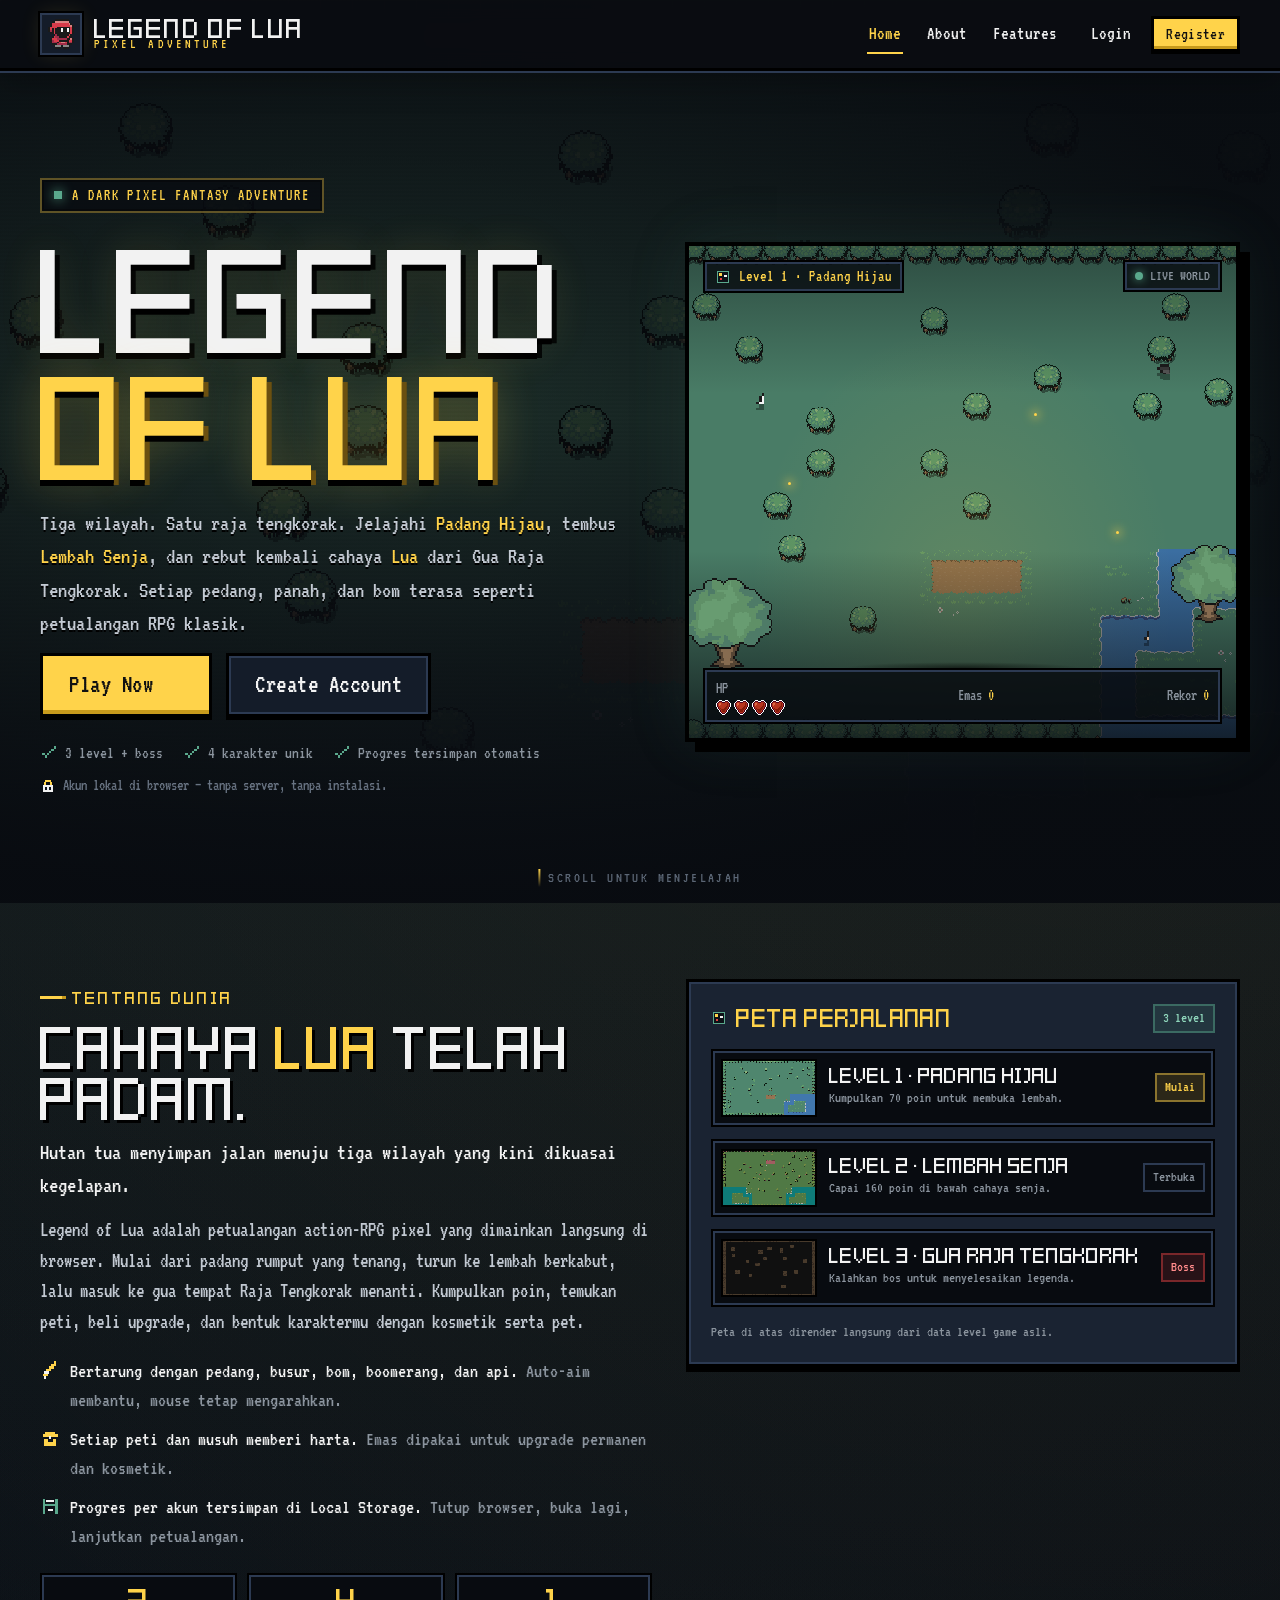
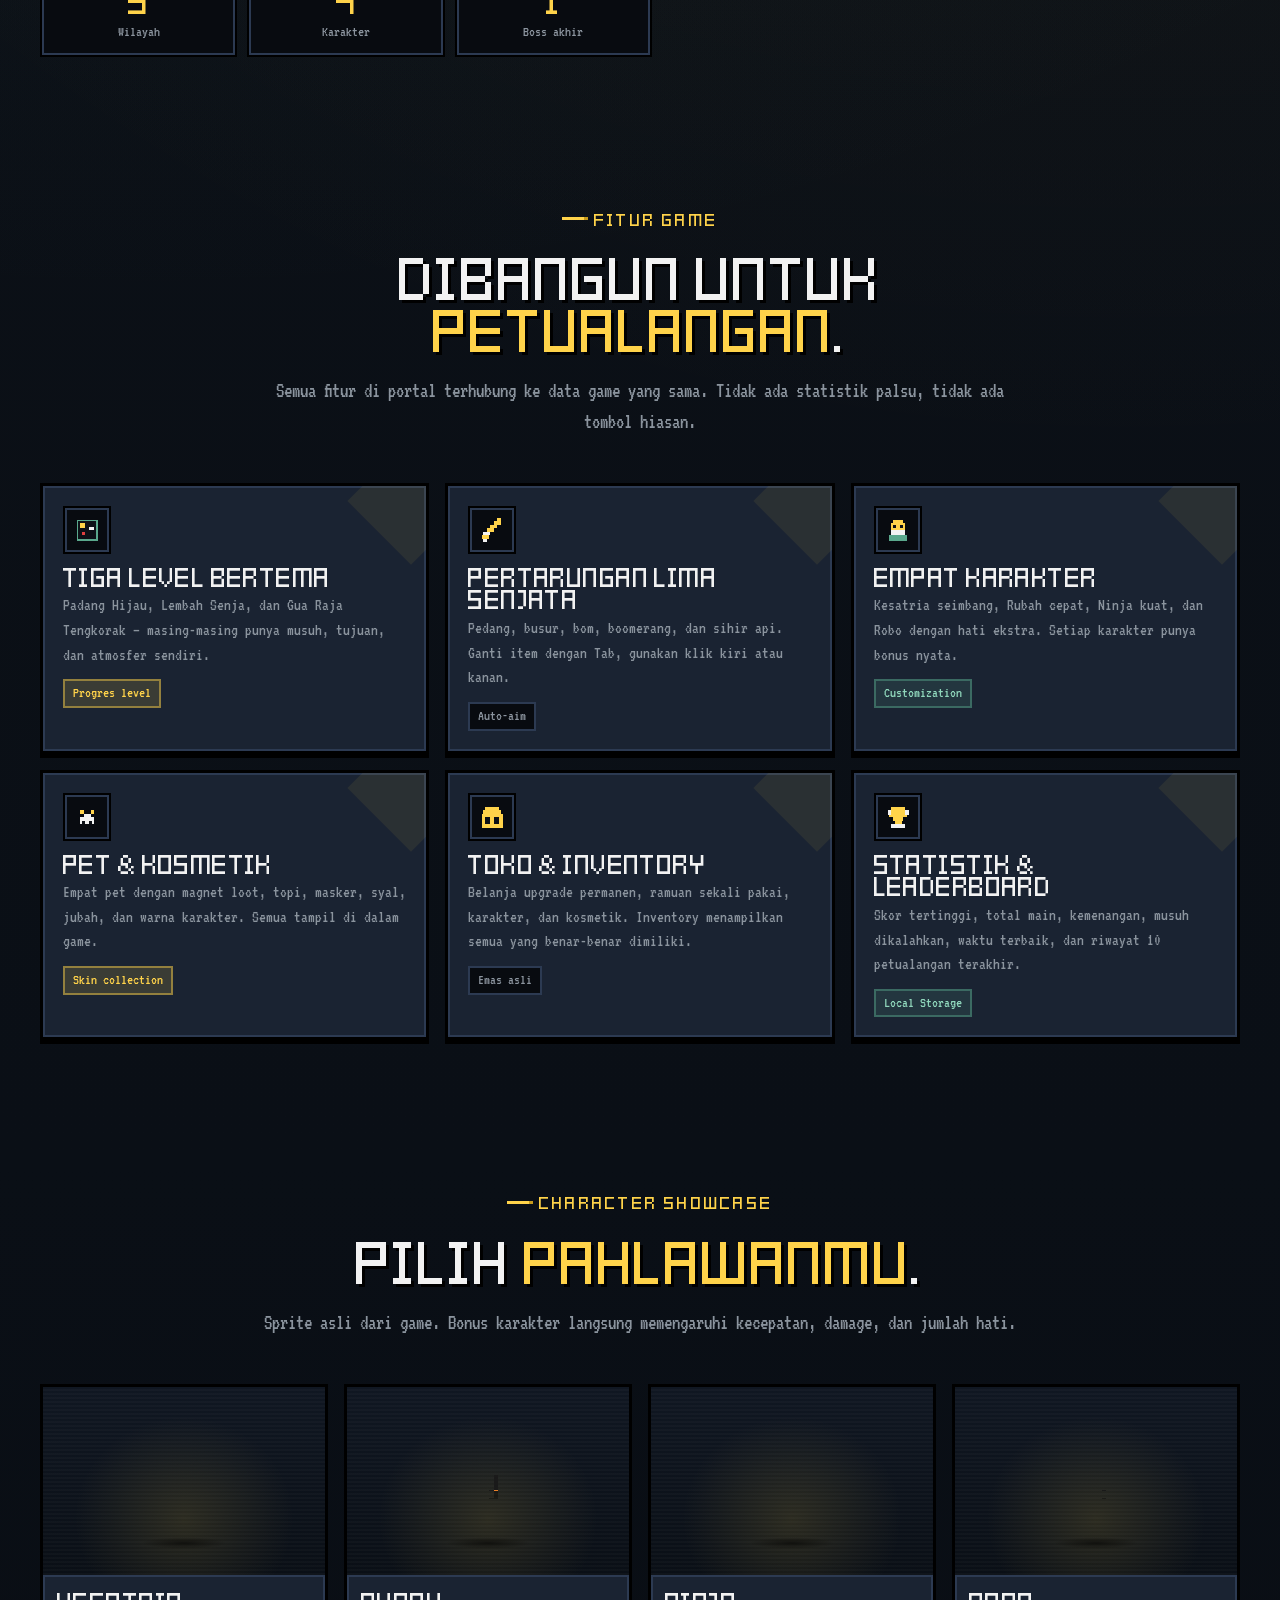
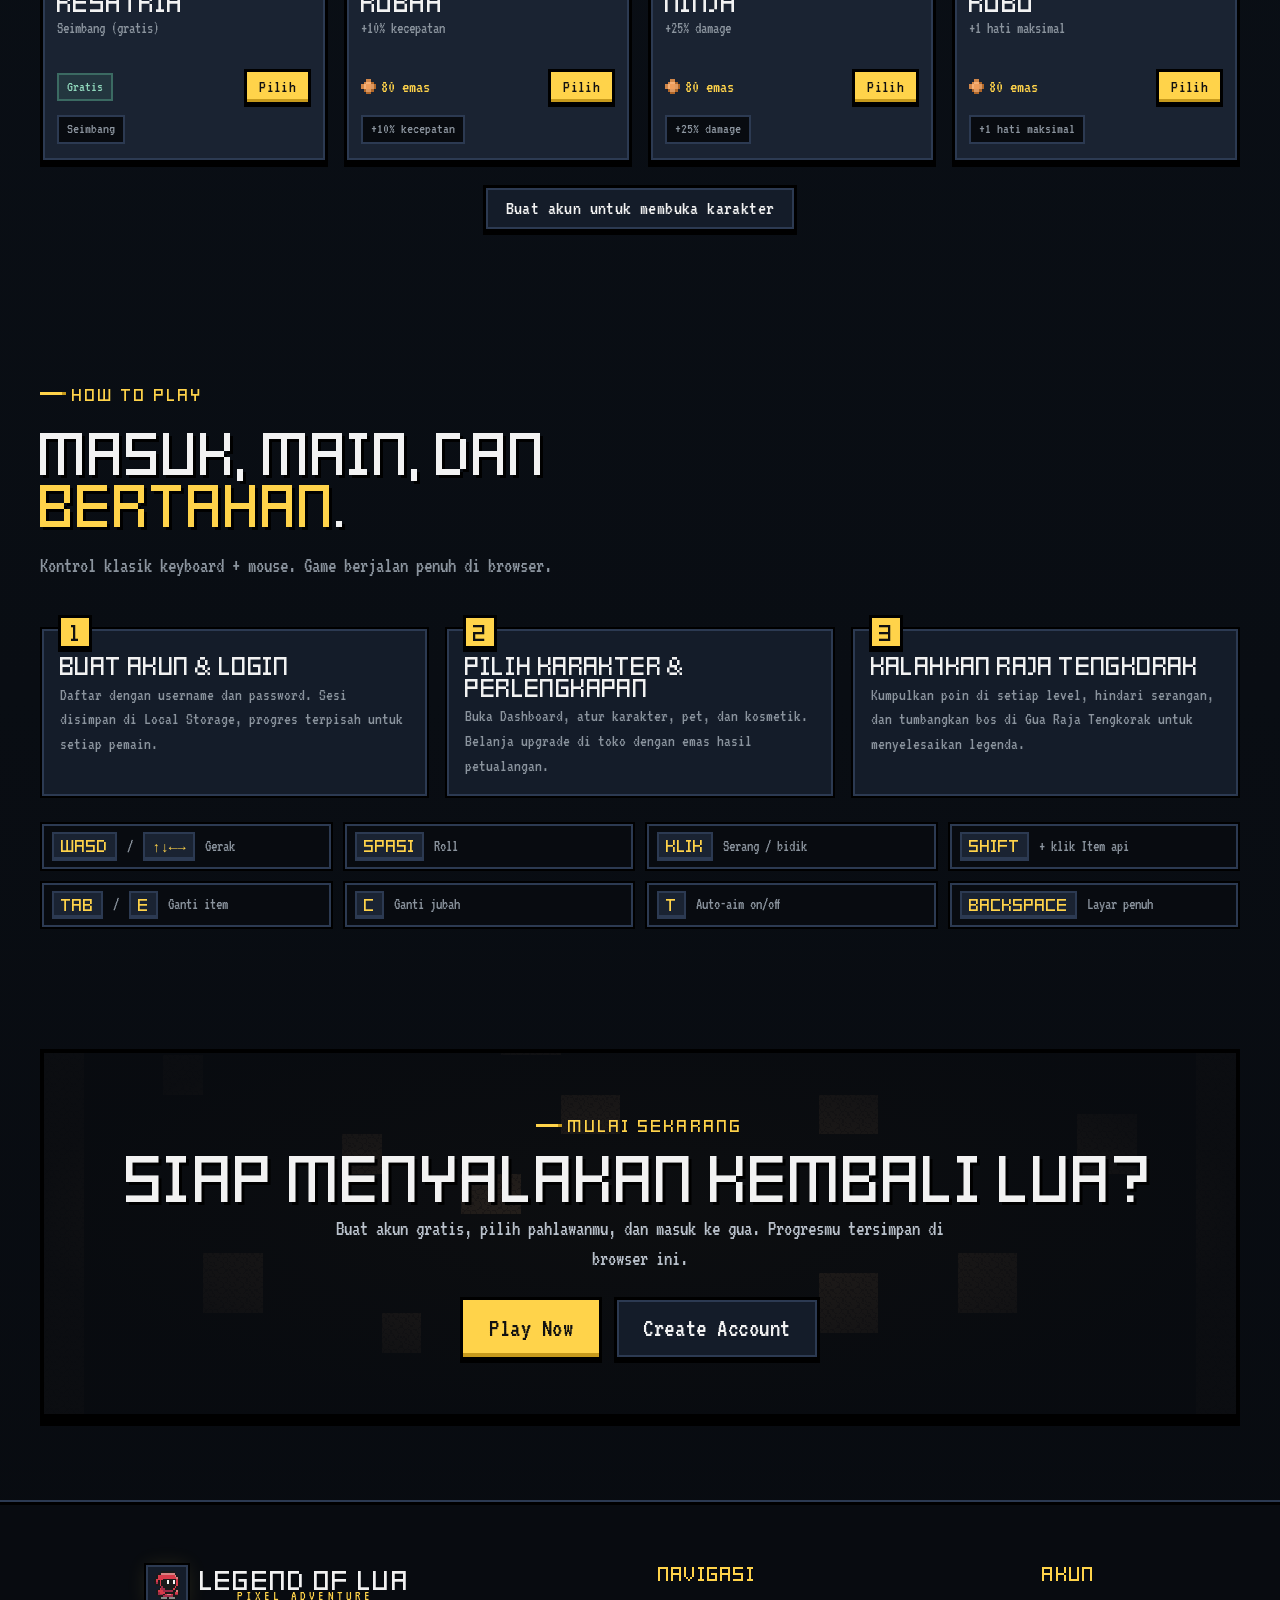
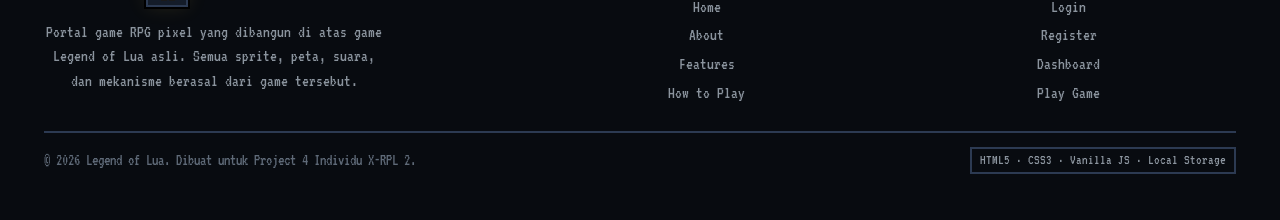
<file: index.html>
<!DOCTYPE html>
<html lang="id">
<head>
<meta charset="utf-8">
<meta name="viewport" content="width=device-width, initial-scale=1">
<title>Legend of Lua — Portal Petualangan RPG Pixel</title>
<meta name="description" content="Masuki dunia Legend of Lua. Portal game RPG pixel bertema hutan dan dungeon: 3 level, 4 karakter, pet, kosmetik, toko, dan petualangan yang tersimpan di browser.">
<link rel="icon" href="assets/sprites/icon.png">
<link rel="preload" href="assets/fonts/vt323/VT323-Regular.ttf" as="font" type="font/ttf" crossorigin>
<link rel="preload" href="assets/fonts/kenney-pixel-square/Kenney-Pixel-Square.ttf" as="font" type="font/ttf" crossorigin>
<link rel="stylesheet" href="css/global.css">
<link rel="stylesheet" href="css/home.css">
</head>
<body class="portal page-enter">
<header class="site-nav">
  <div class="wrap nav-inner">
    <a class="brand" href="index.html" aria-label="Legend of Lua — Home">
      <span class="brand-mark"><img src="assets/sprites/icon.png" alt=""></span>
      <span class="brand-text"><b>LEGEND OF LUA</b><small>PIXEL ADVENTURE</small></span>
    </a>
    <button class="nav-toggle" type="button" aria-label="Buka menu" aria-expanded="false"><img src="assets/icons/menu.svg" alt=""></button>
    <nav class="nav-links" aria-label="Navigasi utama">
      <a class="nav-link on" href="index.html" data-nav="index.html">Home</a>
      <a class="nav-link" href="#about">About</a>
      <a class="nav-link" href="#features">Features</a>
      <div class="nav-auth" data-auth-links></div>
    </nav>
  </div>
</header>

<main>
  <!-- HERO -->
  <section class="hero" aria-labelledby="heroTitle">
    <div class="wrap hero-grid">
      <div class="hero-copy">
        <span class="hero-kicker"><span class="dot"></span> A dark pixel fantasy adventure</span>
        <h1 class="hero-title" id="heroTitle">
          <span class="line">LEGEND</span>
          <span class="line gold-line">OF LUA</span>
        </h1>
        <p class="hero-desc">
          Tiga wilayah. Satu raja tengkorak. Jelajahi <b>Padang Hijau</b>, tembus <b>Lembah Senja</b>,
          dan rebut kembali cahaya <b>Lua</b> dari Gua Raja Tengkorak. Setiap pedang, panah, dan bom
          terasa seperti petualangan RPG klasik.
        </p>
        <div class="hero-actions">
          <a class="btn btn-lg btn-gold" id="heroPlay" href="login.html">Play Now</a>
          <a class="btn btn-lg btn-ghost" id="heroCreate" href="register.html">Create Account</a>
        </div>
        <ul class="hero-meta">
          <li><img src="assets/icons/check.svg" alt=""> 3 level + boss</li>
          <li><img src="assets/icons/check.svg" alt=""> 4 karakter unik</li>
          <li><img src="assets/icons/check.svg" alt=""> Progres tersimpan otomatis</li>
        </ul>
        <p class="hero-note"><img src="assets/icons/lock.svg" alt=""> Akun lokal di browser — tanpa server, tanpa instalasi.</p>
      </div>

      <div class="hero-art">
        <div class="world-window" role="img" aria-label="Ilustrasi dunia Legend of Lua dengan karakter kesatria, kelelawar, mata terbang, dan tengkorak">
          <div class="world-label"><img src="assets/icons/map.svg" alt=""> Level 1 · Padang Hijau</div>
          <div class="world-status"><i></i> LIVE WORLD</div>

          <img class="scene-tree t1" src="assets/sprites/environment/tree.png" alt="">
          <img class="scene-tree t2" src="assets/sprites/environment/tree.png" alt="">

          <div class="scene-sprite scene-player">
            <span class="sprite-wrap" style="--scale:8"><span class="sprite spr-player spr-char5 anim-idle"></span></span>
          </div>
          <div class="scene-sprite scene-bat">
            <span class="sprite-wrap" style="--scale:3"><span class="sprite spr-bat"></span></span>
          </div>
          <div class="scene-sprite scene-eye">
            <span class="sprite-wrap" style="--scale:3"><span class="sprite spr-eye"></span></span>
          </div>
          <div class="scene-sprite scene-skel">
            <span class="sprite-wrap" style="--scale:3"><span class="sprite spr-skel"></span></span>
          </div>
          <div class="scene-ground"></div>

          <i class="firefly" style="left:18%;top:48%;animation-delay:-1s"></i>
          <i class="firefly" style="left:63%;top:34%;animation-delay:-3s"></i>
          <i class="firefly" style="left:78%;top:58%;animation-delay:-4.5s"></i>

          <div class="world-bottom">
            <span>HP <span class="hearts"><img src="assets/sprites/ui/heart.png" alt=""><img src="assets/sprites/ui/heart.png" alt=""><img src="assets/sprites/ui/heart.png" alt=""><img src="assets/sprites/ui/heart.png" alt=""></span></span>
            <span>Emas <b>0</b></span>
            <span>Rekor <b>0</b></span>
          </div>
        </div>
      </div>
    </div>
    <span class="hero-scroll">Scroll untuk menjelajah</span>
  </section>

  <!-- ABOUT -->
  <section class="section" id="about">
    <div class="wrap about-grid">
      <div class="about-copy reveal">
        <span class="eyebrow">Tentang dunia</span>
        <h2 class="section-title">Cahaya <span class="accent">Lua</span> telah padam.</h2>
        <p class="lead">Hutan tua menyimpan jalan menuju tiga wilayah yang kini dikuasai kegelapan.</p>
        <p>
          Legend of Lua adalah petualangan action-RPG pixel yang dimainkan langsung di browser.
          Mulai dari padang rumput yang tenang, turun ke lembah berkabut, lalu masuk ke gua
          tempat Raja Tengkorak menanti. Kumpulkan poin, temukan peti, beli upgrade, dan
          bentuk karaktermu dengan kosmetik serta pet.
        </p>
        <ul class="about-points">
          <li><img src="assets/icons/sword-up.svg" alt=""><span><b>Bertarung dengan pedang, busur, bom, boomerang, dan api.</b> Auto-aim membantu, mouse tetap mengarahkan.</span></li>
          <li><img src="assets/icons/chest.svg" alt=""><span><b>Setiap peti dan musuh memberi harta.</b> Emas dipakai untuk upgrade permanen dan kosmetik.</span></li>
          <li><img src="assets/icons/save.svg" alt=""><span><b>Progres per akun tersimpan di Local Storage.</b> Tutup browser, buka lagi, lanjutkan petualangan.</span></li>
        </ul>
        <div class="about-stats">
          <div class="about-stat"><b>3</b><span>Wilayah</span></div>
          <div class="about-stat"><b>4</b><span>Karakter</span></div>
          <div class="about-stat"><b>1</b><span>Boss akhir</span></div>
        </div>
      </div>

      <div class="panel reveal" aria-label="Daftar level">
        <div class="panel-head">
          <h3 class="panel-title"><img src="assets/icons/map.svg" alt=""> Peta perjalanan</h3>
          <span class="tag green">3 level</span>
        </div>
        <div class="level-list">
          <div class="level-row">
            <div class="level-thumb" style="background-image:url('assets/images/map-new1.png')"></div>
            <div><h4>Level 1 · Padang Hijau</h4><p>Kumpulkan 70 poin untuk membuka lembah.</p></div>
            <span class="tag gold">Mulai</span>
          </div>
          <div class="level-row">
            <div class="level-thumb" style="background-image:url('assets/images/map-new2.png')"></div>
            <div><h4>Level 2 · Lembah Senja</h4><p>Capai 160 poin di bawah cahaya senja.</p></div>
            <span class="tag">Terbuka</span>
          </div>
          <div class="level-row">
            <div class="level-thumb" style="background-image:url('assets/images/map-new3.png')"></div>
            <div><h4>Level 3 · Gua Raja Tengkorak</h4><p>Kalahkan bos untuk menyelesaikan legenda.</p></div>
            <span class="tag red">Boss</span>
          </div>
        </div>
        <p class="muted" style="font-size:15px;margin:14px 0 0">Peta di atas dirender langsung dari data level game asli.</p>
      </div>
    </div>
  </section>

  <!-- FEATURES -->
  <section class="section" id="features">
    <div class="wrap">
      <div class="section-head center">
        <span class="eyebrow">Fitur game</span>
        <h2 class="section-title">Dibangun untuk <span class="accent">petualangan</span>.</h2>
        <p class="section-sub">Semua fitur di portal terhubung ke data game yang sama. Tidak ada statistik palsu, tidak ada tombol hiasan.</p>
      </div>
      <div class="feature-grid">
        <article class="feature-card">
          <div class="feature-icon"><img src="assets/icons/map.svg" alt=""></div>
          <h3>Tiga level bertema</h3>
          <p>Padang Hijau, Lembah Senja, dan Gua Raja Tengkorak — masing-masing punya musuh, tujuan, dan atmosfer sendiri.</p>
          <span class="tag gold">Progres level</span>
        </article>
        <article class="feature-card">
          <div class="feature-icon"><img src="assets/icons/sword-up.svg" alt=""></div>
          <h3>Pertarungan lima senjata</h3>
          <p>Pedang, busur, bom, boomerang, dan sihir api. Ganti item dengan Tab, gunakan klik kiri atau kanan.</p>
          <span class="tag">Auto-aim</span>
        </article>
        <article class="feature-card">
          <div class="feature-icon"><img src="assets/icons/character.svg" alt=""></div>
          <h3>Empat karakter</h3>
          <p>Kesatria seimbang, Rubah cepat, Ninja kuat, dan Robo dengan hati ekstra. Setiap karakter punya bonus nyata.</p>
          <span class="tag green">Customization</span>
        </article>
        <article class="feature-card">
          <div class="feature-icon"><img src="assets/icons/pet.svg" alt=""></div>
          <h3>Pet & kosmetik</h3>
          <p>Empat pet dengan magnet loot, topi, masker, syal, jubah, dan warna karakter. Semua tampil di dalam game.</p>
          <span class="tag gold">Skin collection</span>
        </article>
        <article class="feature-card">
          <div class="feature-icon"><img src="assets/icons/shop.svg" alt=""></div>
          <h3>Toko & inventory</h3>
          <p>Belanja upgrade permanen, ramuan sekali pakai, karakter, dan kosmetik. Inventory menampilkan semua yang benar-benar dimiliki.</p>
          <span class="tag">Emas asli</span>
        </article>
        <article class="feature-card">
          <div class="feature-icon"><img src="assets/icons/leaderboard.svg" alt=""></div>
          <h3>Statistik & leaderboard</h3>
          <p>Skor tertinggi, total main, kemenangan, musuh dikalahkan, waktu terbaik, dan riwayat 10 petualangan terakhir.</p>
          <span class="tag green">Local Storage</span>
        </article>
      </div>
    </div>
  </section>

  <!-- CHARACTERS -->
  <section class="section" id="characters">
    <div class="wrap">
      <div class="section-head center">
        <span class="eyebrow">Character showcase</span>
        <h2 class="section-title">Pilih <span class="accent">pahlawanmu</span>.</h2>
        <p class="section-sub">Sprite asli dari game. Bonus karakter langsung memengaruhi kecepatan, damage, dan jumlah hati.</p>
      </div>
      <div class="char-grid" id="charGrid">
        <noscript><p class="muted">Aktifkan JavaScript untuk melihat karakter.</p></noscript>
      </div>
      <div class="center" style="margin-top:22px">
        <a class="btn btn-ghost" href="register.html">Buat akun untuk membuka karakter</a>
      </div>
    </div>
  </section>

  <!-- HOW TO PLAY -->
  <section class="section" id="how">
    <div class="wrap">
      <div class="section-head">
        <span class="eyebrow">How to play</span>
        <h2 class="section-title">Masuk, main, dan <span class="accent">bertahan</span>.</h2>
        <p class="section-sub">Kontrol klasik keyboard + mouse. Game berjalan penuh di browser.</p>
      </div>
      <div class="how-grid">
        <article class="how-card">
          <span class="step-num">1</span>
          <h3>Buat akun & login</h3>
          <p>Daftar dengan username dan password. Sesi disimpan di Local Storage, progres terpisah untuk setiap pemain.</p>
        </article>
        <article class="how-card">
          <span class="step-num">2</span>
          <h3>Pilih karakter & perlengkapan</h3>
          <p>Buka Dashboard, atur karakter, pet, dan kosmetik. Belanja upgrade di toko dengan emas hasil petualangan.</p>
        </article>
        <article class="how-card">
          <span class="step-num">3</span>
          <h3>Kalahkan Raja Tengkorak</h3>
          <p>Kumpulkan poin di setiap level, hindari serangan, dan tumbangkan bos di Gua Raja Tengkorak untuk menyelesaikan legenda.</p>
        </article>
      </div>
      <div class="controls-grid" aria-label="Kontrol permainan">
        <div class="control"><kbd>WASD</kbd> / <kbd>↑↓←→</kbd> Gerak</div>
        <div class="control"><kbd>Spasi</kbd> Roll</div>
        <div class="control"><kbd>Klik</kbd> Serang / bidik</div>
        <div class="control"><kbd>Shift</kbd> + klik Item api</div>
        <div class="control"><kbd>Tab</kbd> / <kbd>E</kbd> Ganti item</div>
        <div class="control"><kbd>C</kbd> Ganti jubah</div>
        <div class="control"><kbd>T</kbd> Auto-aim on/off</div>
        <div class="control"><kbd>Backspace</kbd> Layar penuh</div>
      </div>
    </div>
  </section>

  <!-- CTA -->
  <section class="section-sm">
    <div class="wrap">
      <div class="cta-panel">
        <span class="eyebrow">Mulai sekarang</span>
        <h2>Siap menyalakan kembali <span class="accent">Lua</span>?</h2>
        <p>Buat akun gratis, pilih pahlawanmu, dan masuk ke gua. Progresmu tersimpan di browser ini.</p>
        <div class="btn-row">
          <a class="btn btn-lg btn-gold" id="ctaPlay" href="login.html">Play Now</a>
          <a class="btn btn-lg btn-ghost" id="ctaCreate" href="register.html">Create Account</a>
        </div>
      </div>
    </div>
  </section>
</main>

<footer class="site-footer">
  <div class="wrap">
    <div class="footer-inner">
      <div class="footer-brand">
        <a class="brand" href="index.html">
          <span class="brand-mark"><img src="assets/sprites/icon.png" alt=""></span>
          <span class="brand-text"><b>LEGEND OF LUA</b><small>PIXEL ADVENTURE</small></span>
        </a>
        <p>Portal game RPG pixel yang dibangun di atas game Legend of Lua asli. Semua sprite, peta, suara, dan mekanisme berasal dari game tersebut.</p>
      </div>
      <div class="footer-col">
        <h4>Navigasi</h4>
        <a href="index.html">Home</a>
        <a href="#about">About</a>
        <a href="#features">Features</a>
        <a href="#how">How to Play</a>
      </div>
      <div class="footer-col">
        <h4>Akun</h4>
        <a href="login.html">Login</a>
        <a href="register.html">Register</a>
        <a href="dashboard.html">Dashboard</a>
        <a href="game.html">Play Game</a>
      </div>
    </div>
    <div class="footer-bottom">
      <span>© <span data-year>2026</span> Legend of Lua. Dibuat untuk Project 4 Individu X-RPL 2.</span>
      <span class="tag">HTML5 · CSS3 · Vanilla JS · Local Storage</span>
    </div>
  </div>
</footer>

<script src="js/storage.js"></script>
<script src="js/auth.js"></script>
<script src="js/cosmetics.js"></script>
<script src="js/catalog.js"></script>
<script src="js/portal.js"></script>
<script src="js/home.js"></script>
</body>
</html>
</file>
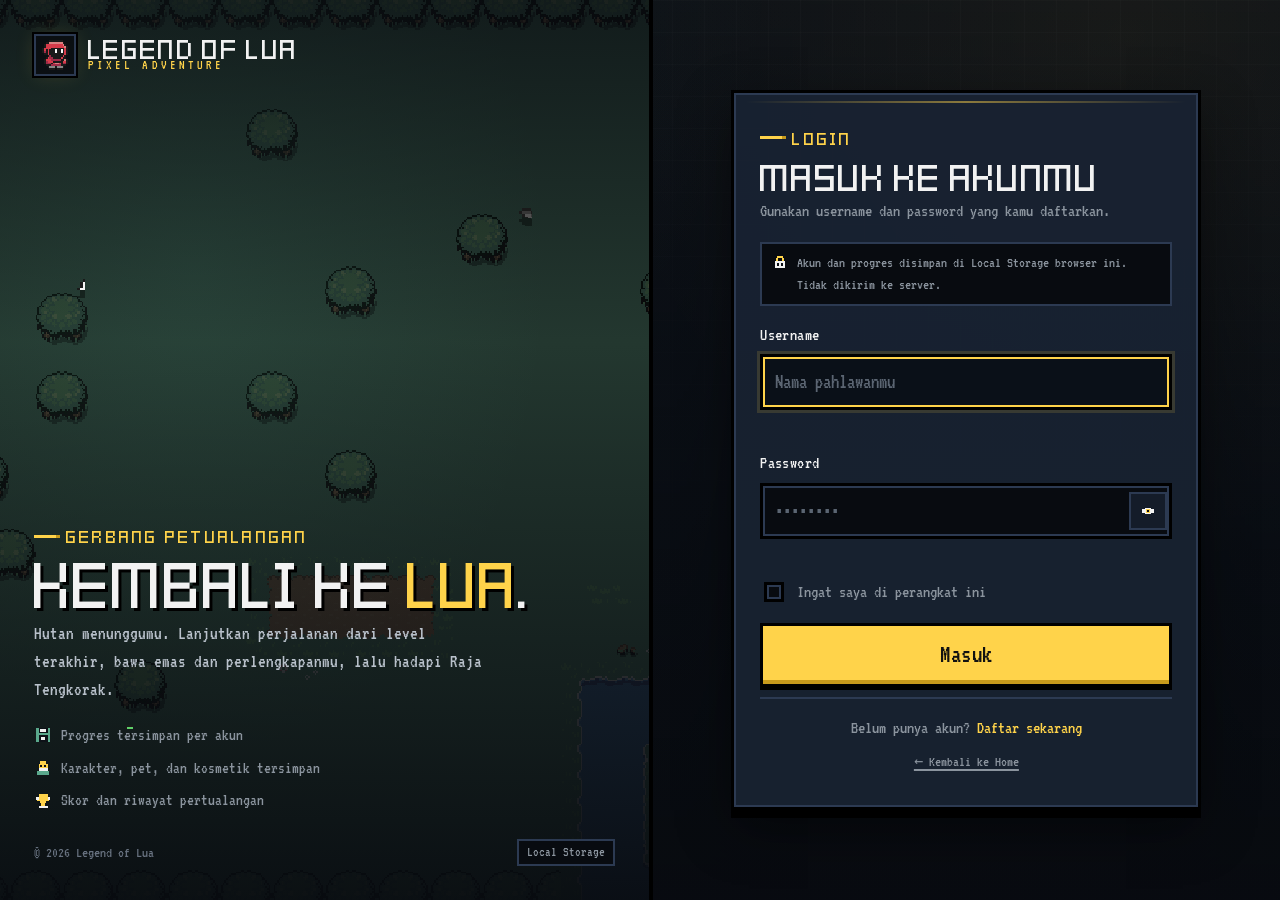
<file: dashboard.html>
<!DOCTYPE html>
<html lang="id">
<head>
<meta charset="utf-8">
<meta name="viewport" content="width=device-width, initial-scale=1">
<title>Dashboard — Legend of Lua</title>
<meta name="description" content="Dashboard pemain Legend of Lua: profil, statistik, karakter, inventory, toko, leaderboard, dan pengaturan.">
<link rel="icon" href="assets/sprites/icon.png">
<link rel="stylesheet" href="css/global.css">
<link rel="stylesheet" href="css/dashboard.css">
</head>
<body class="portal page-enter dashboard-page">
<div class="app">
  <aside class="side" id="sidebar" aria-label="Navigasi dashboard">
    <a class="brand" href="index.html">
      <span class="brand-mark"><img src="assets/sprites/icon.png" alt=""></span>
      <span class="brand-text"><b>LEGEND OF LUA</b><small>PLAYER HUB</small></span>
    </a>
    <span class="side-label">Menu</span>
    <nav style="display:grid;gap:2px">
      <a class="nav-item on" href="#dashboard" data-view="dashboard"><img src="assets/icons/dashboard.svg" alt=""> Dashboard</a>
      <a class="nav-item" href="game.html"><img src="assets/icons/play.svg" alt=""> Play Game</a>
      <a class="nav-item" href="#character" data-view="character"><img src="assets/icons/character.svg" alt=""> Character</a>
      <a class="nav-item" href="#inventory" data-view="inventory"><img src="assets/icons/inventory.svg" alt=""> Inventory</a>
      <a class="nav-item" href="#shop" data-view="shop"><img src="assets/icons/shop.svg" alt=""> Shop</a>
      <a class="nav-item" href="#leaderboard" data-view="leaderboard"><img src="assets/icons/leaderboard.svg" alt=""> Leaderboard</a>
      <a class="nav-item" href="#settings" data-view="settings"><img src="assets/icons/settings.svg" alt=""> Settings</a>
      <button class="nav-item logout" type="button" id="logoutBtn"><img src="assets/icons/logout.svg" alt=""> Logout</button>
    </nav>
    <div class="side-profile">
      <div class="who">
        <span class="avatar"><img src="assets/icons/user.svg" alt=""></span>
        <span style="min-width:0"><b data-auth-name>Player</b><small data-side-char>Kesatria</small></span>
      </div>
      <div class="gold-line"><img src="assets/sprites/items/coinIcon.png" alt=""> <span data-side-gold>0</span> emas</div>
    </div>
  </aside>
  <div class="side-backdrop" id="sideBackdrop"></div>

  <div class="main">
    <div class="mbar">
      <button class="icon-btn side-toggle" type="button" aria-label="Buka menu" aria-expanded="false"><img src="assets/icons/menu.svg" alt=""></button>
      <a class="mbar-brand" href="index.html"><img src="assets/sprites/icon.png" alt=""> LEGEND OF LUA</a>
      <div class="mbar-actions">
        <span class="chip"><img src="assets/sprites/items/coinIcon.png" alt=""><span data-side-gold>0</span></span>
      </div>
    </div>

    <main class="content">
      <div class="pagehead">
        <div>
          <h1 id="pageTitle">Dashboard</h1>
          <p class="page-sub" id="pageSub">Selamat datang kembali, pahlawan.</p>
        </div>
        <div class="pagehead-actions">
          <span class="chip" title="Emas saat ini"><img src="assets/sprites/items/coinIcon.png" alt=""><b id="headGold">0</b></span>
          <a class="btn btn-sm btn-gold" href="game.html"><img src="assets/icons/play.svg" alt="" width="16" height="16"> Play Game</a>
        </div>
      </div>

      <!-- ================= OVERVIEW ================= -->
      <section class="dash-view active" id="view-dashboard">
        <div class="dash-grid">
          <section class="panel profile-panel span-4">
            <div class="profile-top">
              <div class="avatar-frame"><canvas id="profileCanvas" width="116" height="136" aria-label="Karakter pemain"></canvas></div>
              <div style="min-width:0">
                <h2 class="profile-name" data-username>Player</h2>
                <div class="profile-class"><img src="assets/icons/character.svg" alt=""><span data-char-name>Kesatria</span></div>
                <div class="profile-tags">
                  <span class="tag gold" data-level-tag>Level 1</span>
                  <span class="tag green" data-progress-tag>1 / 3 wilayah</span>
                </div>
              </div>
            </div>
            <div class="profile-level">
              <div class="lvl-head"><span>Progres petualangan</span><b data-progress-label>1 / 3</b></div>
              <div class="xp-bar"><span data-progress-bar style="width:33%"></span></div>
            </div>
            <div class="profile-gold">
              <span class="amt"><img src="assets/sprites/items/coinIcon.png" alt=""><span data-gold>0</span></span>
              <span class="tag">Emas</span>
            </div>
            <div class="profile-actions">
              <a class="btn btn-sm btn-green" href="game.html"><img src="assets/icons/play.svg" alt="" width="14" height="14"> Main</a>
              <a class="btn btn-sm btn-ghost" href="#character" data-view="character"><img src="assets/icons/character.svg" alt="" width="14" height="14"> Atur</a>
            </div>
          </section>

          <section class="panel continue-panel span-8">
            <div class="continue-banner" id="continueBanner">
              <div class="continue-top">
                <span class="tag gold" data-last-level-tag>Level 1</span>
                <span class="tag green" data-last-status>Belum dimulai</span>
              </div>
              <h2 class="continue-title" data-last-level-name>Level 1: Padang Hijau</h2>
              <p class="continue-desc" data-last-level-desc>Mulai petualangan pertamamu di padang rumput di tepi hutan tua.</p>
              <div class="continue-meta">
                <span class="tag"><img src="assets/icons/clock.svg" alt="" width="13" height="13"> <span data-last-time>—</span></span>
                <span class="tag"><img src="assets/icons/skull.svg" alt="" width="13" height="13"> <span data-last-kills>0</span> musuh</span>
                <span class="tag"><img src="assets/icons/trophy.svg" alt="" width="13" height="13"> <span data-best-time>—</span></span>
              </div>
              <div class="continue-actions">
                <a class="btn btn-lg btn-gold" id="continuePlay" href="game.html?lv=1"><img src="assets/icons/play.svg" alt="" width="18" height="18"> Continue Adventure</a>
                <a class="btn btn-ghost" href="#shop" data-view="shop">Buka Toko</a>
              </div>
            </div>
            <div class="continue-foot">
              <div class="level-chips" id="levelChips"></div>
              <span class="muted" style="font-size:15px">Progres tersimpan otomatis</span>
            </div>
          </section>

          <section class="panel stats-panel span-8">
            <div class="panel-head" style="margin-bottom:0">
              <div><h3 class="panel-title"><img src="assets/icons/leaderboard.svg" alt=""> Game statistics</h3><p class="panel-sub">Data asli dari permainan yang tersimpan di akun ini.</p></div>
              <span class="tag">Local Storage</span>
            </div>
            <div class="dash-stats">
              <div class="dash-stat"><img class="ico" src="assets/icons/trophy.svg" alt=""><span class="k">Highest score</span><span class="v gold" id="statHighScore">0</span></div>
              <div class="dash-stat"><img class="ico" src="assets/icons/play.svg" alt=""><span class="k">Games played</span><span class="v" id="statPlays">0</span></div>
              <div class="dash-stat"><img class="ico" src="assets/icons/check.svg" alt=""><span class="k">Total wins</span><span class="v green" id="statWins">0</span></div>
              <div class="dash-stat"><img class="ico" src="assets/icons/skull.svg" alt=""><span class="k">Enemies defeated</span><span class="v" id="statKills">0</span></div>
              <div class="dash-stat"><img class="ico" src="assets/icons/clock.svg" alt=""><span class="k">Best time</span><span class="v" id="statBestTime">—</span></div>
            </div>
          </section>

          <section class="panel character-panel span-4">
            <div class="panel-head" style="margin-bottom:0">
              <h3 class="panel-title"><img src="assets/icons/character.svg" alt=""> Character</h3>
              <a class="tag gold" href="#character" data-view="character">Atur</a>
            </div>
            <div class="char-mini-stage"><canvas id="charMiniCanvas" width="160" height="190" aria-label="Pratinjau karakter"></canvas></div>
            <div class="equipped-list" id="equippedList"></div>
            <div class="char-mini-actions">
              <a class="btn btn-sm btn-ghost" href="#character" data-view="character">Customize</a>
              <a class="btn btn-sm btn-gold" href="#shop" data-view="shop">Shop</a>
            </div>
          </section>

          <section class="panel activity-panel span-12">
            <div class="panel-head" style="margin-bottom:4px">
              <div><h3 class="panel-title"><img src="assets/icons/clock.svg" alt=""> Recent activity</h3><p class="panel-sub">10 petualangan terakhir di akun ini.</p></div>
              <span class="tag" id="activityCount">0 riwayat</span>
            </div>
            <div class="table-wrap">
              <table class="activity-table">
                <thead><tr><th>Tanggal</th><th>Level</th><th>Hasil</th><th>Skor</th><th>Musuh</th><th>Waktu</th><th>Emas</th></tr></thead>
                <tbody id="activityBody"></tbody>
              </table>
            </div>
            <div class="activity-empty" id="activityEmpty">Belum ada riwayat. Mulai petualangan pertamamu untuk mengisi catatan ini.</div>
          </section>
        </div>
      </section>

      <!-- ================= CHARACTER ================= -->
      <section class="dash-view" id="view-character">
        <div class="char-layout">
          <div class="panel char-preview-panel">
            <div class="char-stage-big"><canvas id="charCanvas" width="300" height="360" aria-label="Pratinjau karakter besar"></canvas></div>
            <div class="char-preview-name">
              <h2 id="charPreviewName">Kesatria</h2>
              <p id="charPreviewDesc">Seimbang (gratis)</p>
            </div>
            <div class="char-summary">
              <div class="row"><span>Bonus</span><b id="sumBonus">Seimbang</b></div>
              <div class="row"><span>Kecepatan</span><b id="sumSpeed">100%</b></div>
              <div class="row"><span>Damage</span><b id="sumDamage">100%</b></div>
              <div class="row"><span>Hati maksimal</span><b id="sumHearts">4</b></div>
              <div class="row"><span>Pet aktif</span><b id="sumPet">Tidak ada</b></div>
            </div>
            <a class="btn btn-green btn-block" href="game.html"><img src="assets/icons/play.svg" alt="" width="16" height="16"> Main dengan karakter ini</a>
          </div>

          <div class="char-options">
            <section class="panel option-section">
              <h3><img src="assets/icons/character.svg" alt=""> Pilih karakter</h3>
              <p class="hint">Karakter yang belum dimiliki bisa dibeli di Shop. Bonus berlaku langsung di game.</p>
              <div class="char-choice-grid" id="charChoices"></div>
            </section>

            <section class="panel option-section">
              <h3><img src="assets/icons/star.svg" alt=""> Kosmetik</h3>
              <div class="cosmetic-tabs" id="cosmeticTabs">
                <button type="button" data-slot="hat" class="on">Kepala</button>
                <button type="button" data-slot="face">Wajah</button>
                <button type="button" data-slot="neck">Leher</button>
              </div>
              <div class="cosmetic-grid" id="cosmeticGrid"></div>
            </section>

            <section class="panel option-section">
              <h3><img src="assets/icons/pet.svg" alt=""> Pet collection</h3>
              <p class="hint">Pet mengikuti pemain dan menarik loot di dalam game.</p>
              <div class="pet-grid" id="petGrid"></div>
            </section>

            <section class="panel option-section">
              <h3><img src="assets/icons/settings.svg" alt=""> Warna & hue</h3>
              <p class="hint">Hue memberi variasi warna pada sprite karakter dan pet. Warna aksesoris berlaku untuk item yang sedang dipakai.</p>
              <label class="field-label" for="hueSlider">Hue karakter</label>
              <div class="hue-row"><input type="range" id="hueSlider" min="0" max="360" step="1" value="0"><output id="hueValue">0°</output></div>
              <label class="field-label" for="petHueSlider">Hue pet</label>
              <div class="hue-row"><input type="range" id="petHueSlider" min="0" max="360" step="1" value="0"><output id="petHueValue">0°</output></div>
              <label class="field-label" for="accColor">Warna aksesoris</label>
              <div class="color-row">
                <select class="select" id="colorTarget" style="max-width:220px;font-size:17px;padding:6px 8px"></select>
                <input type="color" id="accColor" value="#ffd34a">
              </div>
            </section>
          </div>
        </div>
      </section>

      <!-- ================= INVENTORY ================= -->
      <section class="dash-view" id="view-inventory">
        <div class="panel">
          <div class="panel-head">
            <div><h3 class="panel-title"><img src="assets/icons/inventory.svg" alt=""> Inventory</h3><p class="panel-sub">Semua yang benar-benar dimiliki akun ini.</p></div>
            <span class="chip"><img src="assets/sprites/items/coinIcon.png" alt=""><b id="invGold">0</b></span>
          </div>
          <div class="inv-summary">
            <div class="stat-card"><span class="k">Upgrade permanen</span><span class="v gold" id="invUpgrades">0</span></div>
            <div class="stat-card"><span class="k">Ramuan siap pakai</span><span class="v green" id="invBuffs">0</span></div>
            <div class="stat-card"><span class="k">Kosmetik</span><span class="v" id="invCosmetics">0</span></div>
            <div class="stat-card"><span class="k">Pet & karakter</span><span class="v" id="invPets">0</span></div>
          </div>
          <div class="inv-tabs" id="invTabs">
            <button type="button" data-inv="all" class="on">Semua</button>
            <button type="button" data-inv="upgrade">Upgrade</button>
            <button type="button" data-inv="buff">Ramuan</button>
            <button type="button" data-inv="cosmetic">Kosmetik</button>
            <button type="button" data-inv="pet">Pet</button>
            <button type="button" data-inv="character">Karakter</button>
          </div>
          <div class="inv-grid" id="invGrid"></div>
        </div>
      </section>

      <!-- ================= SHOP ================= -->
      <section class="dash-view" id="view-shop">
        <div class="panel">
          <div class="shop-head">
            <div><h3 class="panel-title"><img src="assets/icons/shop.svg" alt=""> Shop</h3><p class="panel-sub">Belanja dengan emas hasil petualangan. Harga dan efek sama dengan data game.</p></div>
            <div class="shop-balance"><img src="assets/sprites/items/coinIcon.png" alt=""> <span id="shopGold">0</span></div>
          </div>
          <div class="shop-tabs" id="shopTabs" style="margin-top:14px">
            <button type="button" data-shop="character" class="on">Karakter</button>
            <button type="button" data-shop="cosmetic">Kosmetik</button>
            <button type="button" data-shop="pet">Pet</button>
            <button type="button" data-shop="upgrade">Upgrade</button>
            <button type="button" data-shop="buff">Ramuan</button>
          </div>
          <div class="shop-grid" id="shopGrid"></div>
          <p class="shop-note">Ramuan otomatis dipakai saat petualangan berikutnya dimulai. Upgrade permanen langsung aktif setelah dibeli.</p>
        </div>
      </section>

      <!-- ================= LEADERBOARD ================= -->
      <section class="dash-view" id="view-leaderboard">
        <div class="panel">
          <div class="panel-head">
            <div><h3 class="panel-title"><img src="assets/icons/leaderboard.svg" alt=""> Leaderboard</h3><p class="panel-sub">Peringkat semua akun yang terdaftar di browser ini, diurutkan dari skor tertinggi.</p></div>
            <span class="tag gold">Hall of fame</span>
          </div>
          <div class="podium" id="podium"></div>
          <div class="table-wrap">
            <table class="lb-table">
              <thead><tr><th>Rank</th><th>Player</th><th>High score</th><th>Wins</th><th>Enemies</th><th>Games</th></tr></thead>
              <tbody id="lbBody"></tbody>
            </table>
          </div>
          <div class="empty-state hidden" id="lbEmpty"><h3>Belum ada skor</h3><p>Mainkan game untuk mengisi leaderboard.</p></div>
        </div>
      </section>

      <!-- ================= SETTINGS ================= -->
      <section class="dash-view" id="view-settings">
        <div class="settings-grid">
          <section class="panel settings-card">
            <h3><img src="assets/icons/user.svg" alt=""> Akun</h3>
            <div class="account-line"><span>Username</span><b id="setUsername">—</b></div>
            <div class="account-line"><span>Terdaftar</span><b id="setCreated">—</b></div>
            <div class="account-line"><span>Karakter aktif</span><b id="setChar">—</b></div>
            <div class="settings-row">
              <div><div class="label">Suara game</div><div class="desc">Efek suara pedang, koin, dan musuh.</div></div>
              <label class="toggle"><input type="checkbox" id="soundToggle"><span></span></label>
            </div>
            <button class="btn btn-ghost" type="button" id="logoutBtn2"><img src="assets/icons/logout.svg" alt="" width="16" height="16"> Logout dari akun</button>
          </section>

          <section class="panel settings-card">
            <h3><img src="assets/icons/lock.svg" alt=""> Ganti password</h3>
            <div id="passwordAlert" aria-live="polite"></div>
            <form id="passwordForm" novalidate>
              <div class="field"><label for="currentPassword">Password lama</label><input class="input" id="currentPassword" type="password" autocomplete="current-password" required></div>
              <div class="field"><label for="newPassword">Password baru</label><input class="input" id="newPassword" type="password" autocomplete="new-password" required><div class="hint">Minimal 6 karakter.</div></div>
              <div class="field"><label for="confirmPassword">Konfirmasi password baru</label><input class="input" id="confirmPassword" type="password" autocomplete="new-password" required></div>
              <button class="btn btn-gold" type="submit" id="passwordBtn">Simpan password</button>
            </form>
          </section>

          <section class="panel settings-card" style="grid-column:1/-1">
            <h3><img src="assets/icons/save.svg" alt=""> Data permainan</h3>
            <p class="muted" style="margin:0">Semua data game disimpan di Local Storage browser ini. Logout tidak menghapus akun, emas, inventory, atau progres.</p>
            <div class="danger-zone">
              <h4>Reset semua data permainan</h4>
              <p>Menghapus skor, riwayat, emas, upgrade, kosmetik, pet, dan progres level. Akun tetap ada. Tindakan ini tidak bisa dibatalkan.</p>
              <div><button class="btn btn-red" type="button" id="resetData">Reset data permainan</button></div>
            </div>
          </section>
        </div>
      </section>
    </main>
  </div>
</div>

<script src="js/storage.js"></script>
<script src="js/auth.js"></script>
<script src="js/cosmetics.js"></script>
<script src="js/catalog.js"></script>
<script src="js/game-data.js"></script>
<script src="js/portal.js"></script>
<script src="js/dashboard.js"></script>
</body>
</html>
</file>
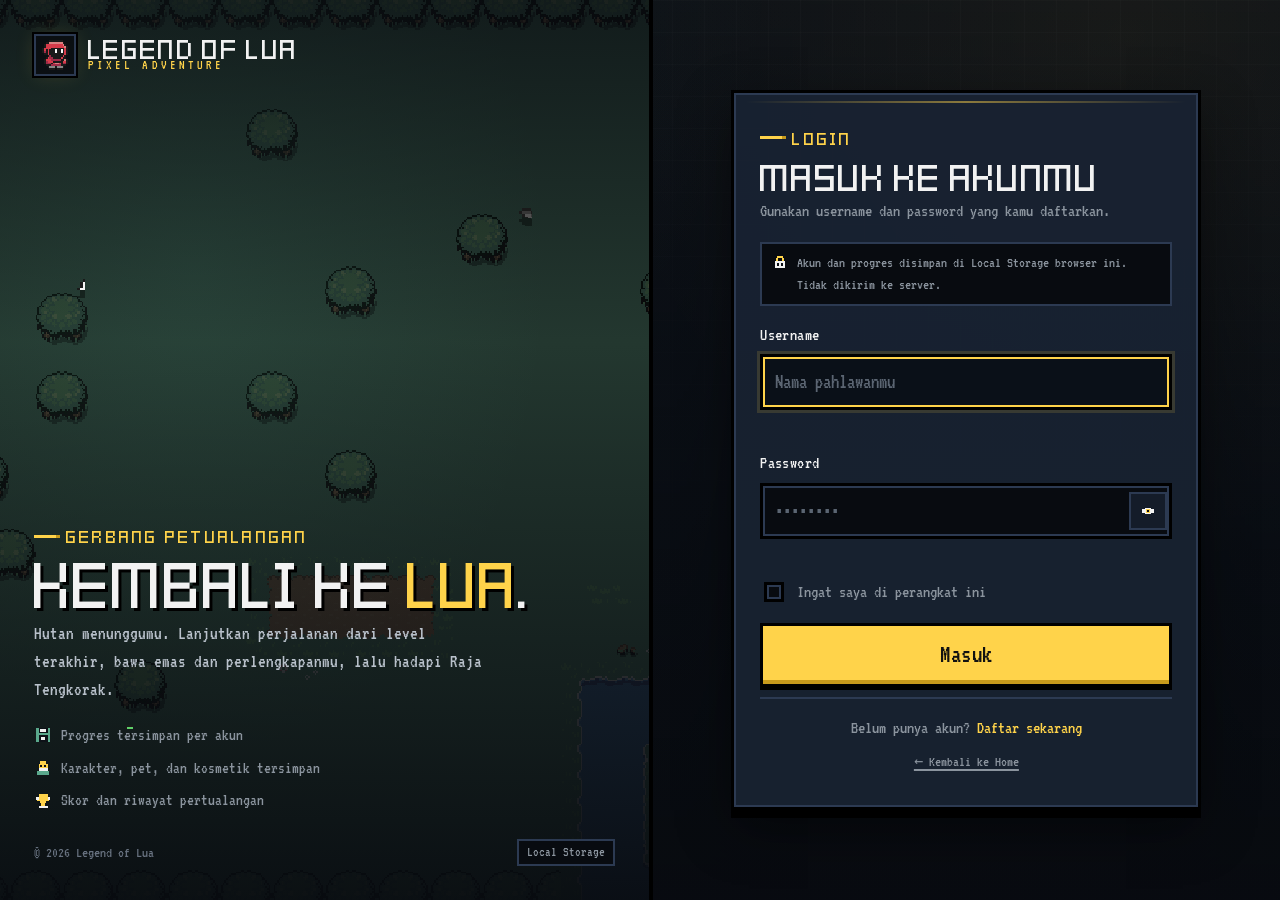
<file: game.html>
<!DOCTYPE html>
<html lang="id">
<head>
<meta charset="utf-8">
<meta name="viewport" content="width=device-width, initial-scale=1">
<title>Play Game — Legend of Lua</title>
<meta name="description" content="Mainkan Legend of Lua: jelajahi Padang Hijau, Lembah Senja, dan Gua Raja Tengkorak. Progres, emas, dan rekor tersimpan di akunmu.">
<link rel="icon" href="assets/sprites/icon.png">
<link rel="stylesheet" href="css/global.css">
<link rel="stylesheet" href="css/game.css">
</head>
<body class="gamepage">

<header class="topbar">
  <div class="who">
    <a class="brand" href="dashboard.html" title="Kembali ke dashboard" data-back>
      <img src="assets/sprites/icon.png" alt="">
      <span>LEGEND OF LUA</span>
    </a>
    <span class="player">
      <img src="assets/icons/user.svg" alt="" width="16" height="16">
      <span class="name" id="playerName">Player</span>
      <span class="sep">•</span>
      <span class="char" id="charName">Kesatria</span>
    </span>
  </div>

  <div class="stat" aria-label="Status permainan">
    <span title="Level saat ini"><img src="assets/icons/map.svg" alt="" width="15" height="15"> <b id="lvName">Level 1</b></span>
    <span title="Emas di akun"><img src="assets/sprites/items/coinIcon.png" alt="" width="15" height="15"> <b id="gold">0</b></span>
    <span title="Rekor skor"><img src="assets/icons/trophy.svg" alt="" width="15" height="15"> <b id="rec">0</b></span>
  </div>

  <div class="actions">
    <button class="btn btn-sm btn-ghost" type="button" id="restartBtn" title="Mulai ulang level ini">
      <img src="assets/icons/refresh.svg" alt="" width="14" height="14"> Restart
    </button>
    <button class="icon-btn" type="button" id="soundBtn" title="Nyalakan / matikan suara" aria-pressed="true" aria-label="Suara">
      <img src="assets/icons/sound-on.svg" alt="" id="soundIcon">
    </button>
    <button class="icon-btn" type="button" id="fullBtn" title="Layar penuh (Backspace)" aria-label="Layar penuh">
      <img src="assets/icons/fullscreen.svg" alt="">
    </button>
    <a class="btn btn-sm btn-gold" href="dashboard.html" id="backBtn" data-back>
      <img src="assets/icons/dashboard.svg" alt="" width="14" height="14"> Dashboard
    </a>
  </div>
</header>

<div class="screen">
  <canvas id="c" aria-label="Arena permainan Legend of Lua"></canvas>
  <div id="load">Memuat dunia…</div>
  <div class="game-note"><img src="assets/icons/info.svg" alt=""> Klik kiri = item kiri · Klik kanan = item kanan</div>
</div>

<div class="hint">
  <kbd>WASD</kbd> gerak · <kbd>Spasi</kbd> roll · <kbd>Tab</kbd>/<kbd>E</kbd> ganti item · <kbd>Shift</kbd>+klik api ·
  <kbd>T</kbd> auto-aim · <kbd>C</kbd> karakter · <kbd>Backspace</kbd> layar penuh · <kbd>Esc</kbd> tutup menu
  <span class="touch">· Sentuh untuk mengarahkan & menyerang</span>
</div>

<div class="game-toast" id="gameToast" role="status" aria-live="polite"></div>

<script src="js/storage.js"></script>
<script src="js/auth.js"></script>
<script src="js/cosmetics.js"></script>
<script src="js/catalog.js"></script>
<script src="js/game-data.js"></script>
<script src="js/game-page.js"></script>
<script src="js/manifest.js"></script>
<script src="js/engine.js"></script>
</body>
</html>
</file>
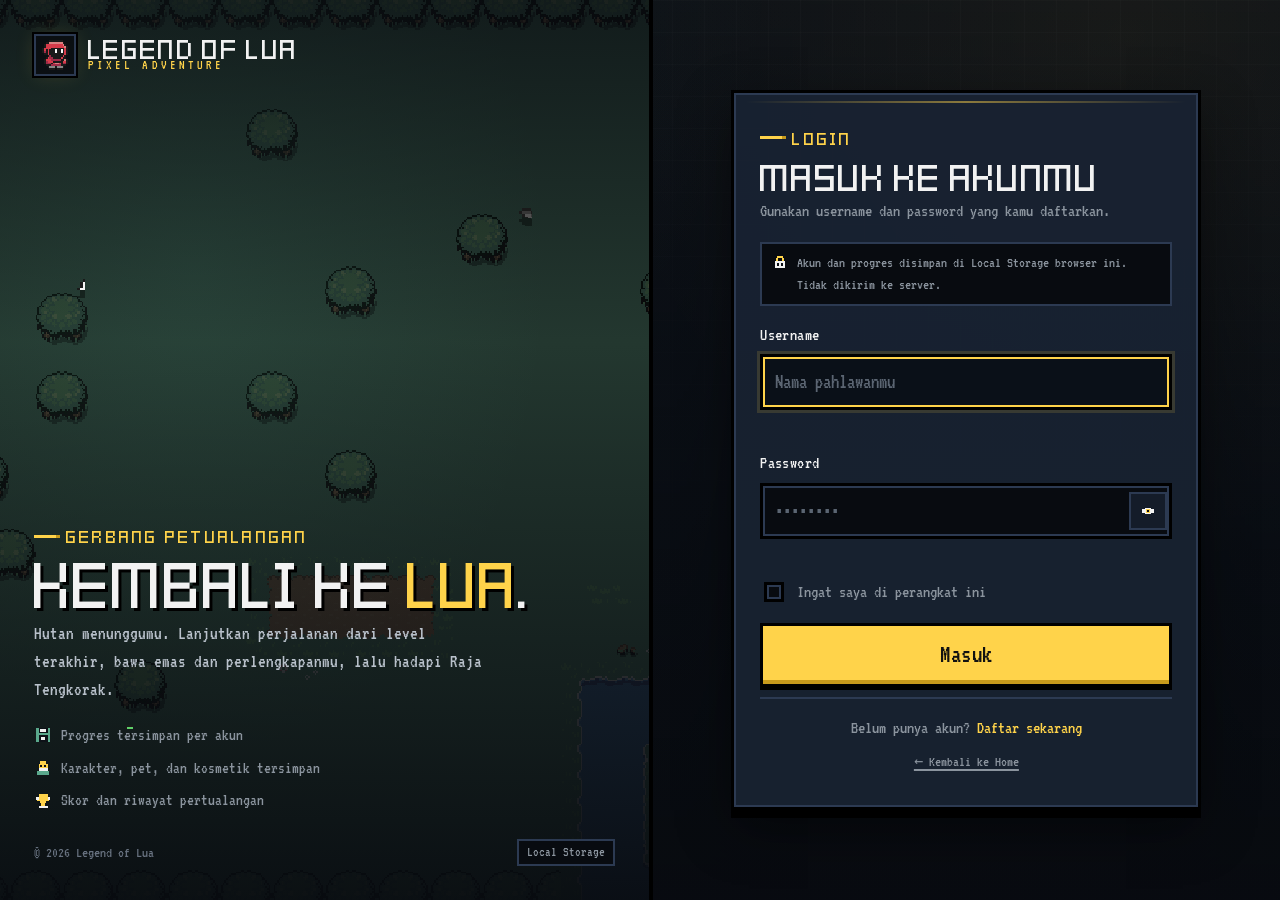
<file: login.html>
<!DOCTYPE html>
<html lang="id">
<head>
<meta charset="utf-8">
<meta name="viewport" content="width=device-width, initial-scale=1">
<title>Login — Legend of Lua</title>
<meta name="description" content="Masuk ke portal Legend of Lua dan lanjutkan petualanganmu.">
<link rel="icon" href="assets/sprites/icon.png">
<link rel="stylesheet" href="css/global.css">
<link rel="stylesheet" href="css/auth.css">
</head>
<body class="portal page-enter auth-page login">
<div class="auth-shell">
  <aside class="auth-art" aria-label="Ilustrasi dunia Legend of Lua">
    <a class="brand" href="index.html">
      <span class="brand-mark"><img src="assets/sprites/icon.png" alt=""></span>
      <span class="brand-text"><b>LEGEND OF LUA</b><small>PIXEL ADVENTURE</small></span>
    </a>
    <div class="auth-quote">
      <span class="eyebrow">Gerbang petualangan</span>
      <h2>Kembali ke <span>Lua</span>.</h2>
      <p>Hutan menunggumu. Lanjutkan perjalanan dari level terakhir, bawa emas dan perlengkapanmu, lalu hadapi Raja Tengkorak.</p>
      <ul class="auth-benefits">
        <li><img src="assets/icons/save.svg" alt=""> Progres tersimpan per akun</li>
        <li><img src="assets/icons/character.svg" alt=""> Karakter, pet, dan kosmetik tersimpan</li>
        <li><img src="assets/icons/leaderboard.svg" alt=""> Skor dan riwayat pertualangan</li>
      </ul>
    </div>
    <div class="auth-art-foot">
      <span>© <span data-year>2026</span> Legend of Lua</span>
      <span class="tag">Local Storage</span>
    </div>
    <div class="auth-float bat"><span class="sprite-wrap" style="--scale:3"><span class="sprite spr-bat"></span></span></div>
    <div class="auth-float eye"><span class="sprite-wrap" style="--scale:3"><span class="sprite spr-eye"></span></span></div>
    <div class="auth-float player"><span class="sprite-wrap" style="--scale:6"><span class="sprite spr-player spr-char5 anim-idle"></span></span></div>
    <div class="auth-float pet"><span class="sprite-wrap" style="--scale:2"><span class="sprite spr-pet spr-pet-slime"></span></span></div>
    <i class="firefly" style="left:20%;top:44%;animation-delay:-1s"></i>
    <i class="firefly" style="left:68%;top:30%;animation-delay:-3s"></i>
    <i class="firefly" style="left:78%;top:62%;animation-delay:-4s"></i>
  </aside>

  <main class="auth-main">
    <div class="auth-card">
      <div class="auth-mobile-brand">
        <a class="brand" href="index.html">
          <span class="brand-mark"><img src="assets/sprites/icon.png" alt=""></span>
          <span class="brand-text"><b>LEGEND OF LUA</b><small>PIXEL ADVENTURE</small></span>
        </a>
      </div>
      <span class="eyebrow">Login</span>
      <h1>Masuk ke akunmu</h1>
      <p class="sub">Gunakan username dan password yang kamu daftarkan.</p>

      <div class="auth-hint-box"><img src="assets/icons/lock.svg" alt=""><span>Akun dan progres disimpan di Local Storage browser ini. Tidak dikirim ke server.</span></div>
      <div id="loginAlert" class="auth-error-summary" aria-live="polite"></div>

      <form id="loginForm" novalidate>
        <div class="field">
          <label for="username">Username</label>
          <input class="input" id="username" name="username" type="text" autocomplete="username" maxlength="16" placeholder="Nama pahlawanmu" required>
          <div class="field-error" id="usernameError"></div>
        </div>
        <div class="field">
          <label for="password">Password</label>
          <div class="pw-wrap">
            <input class="input" id="password" name="password" type="password" autocomplete="current-password" maxlength="72" placeholder="••••••••" required>
            <button class="pw-toggle" type="button" data-target="password" aria-label="Tampilkan password"><img src="assets/icons/eye.svg" alt="" width="18" height="18"></button>
          </div>
          <div class="field-error" id="passwordError"></div>
        </div>
        <label class="check" for="remember"><input type="checkbox" id="remember" name="remember"> Ingat saya di perangkat ini</label>
        <div class="form-actions" style="margin-top:18px">
          <button class="btn btn-lg btn-gold btn-block" type="submit" id="loginBtn">Masuk</button>
        </div>
      </form>

      <p class="auth-switch">Belum punya akun? <a href="register.html">Daftar sekarang</a></p>
      <p class="auth-terms"><a href="index.html">← Kembali ke Home</a></p>
    </div>
  </main>
</div>

<script src="js/storage.js"></script>
<script src="js/auth.js"></script>
<script src="js/catalog.js"></script>
<script src="js/portal.js"></script>
<script src="js/login.js"></script>
</body>
</html>
</file>
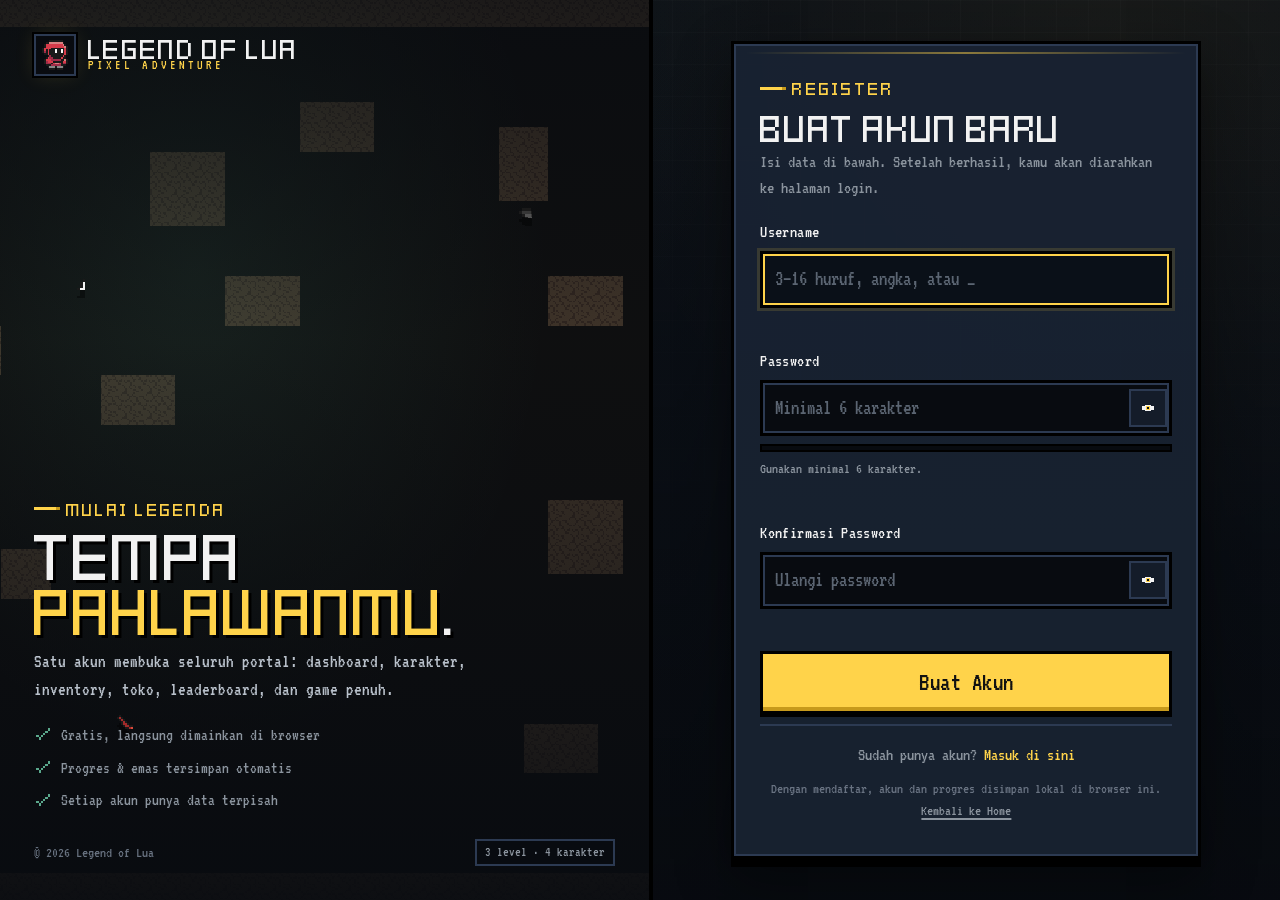
<file: register.html>
<!DOCTYPE html>
<html lang="id">
<head>
<meta charset="utf-8">
<meta name="viewport" content="width=device-width, initial-scale=1">
<title>Register — Legend of Lua</title>
<meta name="description" content="Buat akun Legend of Lua dan mulai petualangan pixel RPG-mu.">
<link rel="icon" href="assets/sprites/icon.png">
<link rel="stylesheet" href="css/global.css">
<link rel="stylesheet" href="css/auth.css">
</head>
<body class="portal page-enter auth-page register">
<div class="auth-shell">
  <aside class="auth-art" aria-label="Ilustrasi gua Legend of Lua">
    <a class="brand" href="index.html">
      <span class="brand-mark"><img src="assets/sprites/icon.png" alt=""></span>
      <span class="brand-text"><b>LEGEND OF LUA</b><small>PIXEL ADVENTURE</small></span>
    </a>
    <div class="auth-quote">
      <span class="eyebrow">Mulai legenda</span>
      <h2>Tempa <span>pahlawanmu</span>.</h2>
      <p>Satu akun membuka seluruh portal: dashboard, karakter, inventory, toko, leaderboard, dan game penuh.</p>
      <ul class="auth-benefits">
        <li><img src="assets/icons/check.svg" alt=""> Gratis, langsung dimainkan di browser</li>
        <li><img src="assets/icons/check.svg" alt=""> Progres & emas tersimpan otomatis</li>
        <li><img src="assets/icons/check.svg" alt=""> Setiap akun punya data terpisah</li>
      </ul>
    </div>
    <div class="auth-art-foot">
      <span>© <span data-year>2026</span> Legend of Lua</span>
      <span class="tag">3 level · 4 karakter</span>
    </div>
    <div class="auth-float bat"><span class="sprite-wrap" style="--scale:3"><span class="sprite spr-bat"></span></span></div>
    <div class="auth-float eye"><span class="sprite-wrap" style="--scale:3"><span class="sprite spr-eye"></span></span></div>
    <div class="auth-float player"><span class="sprite-wrap" style="--scale:6"><span class="sprite spr-player spr-char5 anim-idle"></span></span></div>
    <div class="auth-float pet"><span class="sprite-wrap" style="--scale:2"><span class="sprite spr-pet spr-pet-dragon"></span></span></div>
    <i class="firefly" style="left:22%;top:40%;animation-delay:-1s"></i>
    <i class="firefly" style="left:64%;top:28%;animation-delay:-2.5s"></i>
    <i class="firefly" style="left:80%;top:64%;animation-delay:-4s"></i>
  </aside>

  <main class="auth-main">
    <div class="auth-card">
      <div class="auth-mobile-brand">
        <a class="brand" href="index.html">
          <span class="brand-mark"><img src="assets/sprites/icon.png" alt=""></span>
          <span class="brand-text"><b>LEGEND OF LUA</b><small>PIXEL ADVENTURE</small></span>
        </a>
      </div>
      <span class="eyebrow">Register</span>
      <h1>Buat akun baru</h1>
      <p class="sub">Isi data di bawah. Setelah berhasil, kamu akan diarahkan ke halaman login.</p>

      <div id="registerAlert" class="auth-error-summary" aria-live="polite"></div>

      <form id="registerForm" novalidate>
        <div class="field">
          <label for="username">Username</label>
          <input class="input" id="username" name="username" type="text" autocomplete="username" maxlength="16" placeholder="3–16 huruf, angka, atau _" required>
          <div class="field-error" id="usernameError"></div>
        </div>
        <div class="field">
          <label for="password">Password</label>
          <div class="pw-wrap">
            <input class="input" id="password" name="password" type="password" autocomplete="new-password" maxlength="72" placeholder="Minimal 6 karakter" required>
            <button class="pw-toggle" type="button" data-target="password" aria-label="Tampilkan password"><img src="assets/icons/eye.svg" alt="" width="18" height="18"></button>
          </div>
          <div class="strength" id="strength" data-level="0"><span></span></div>
          <div class="hint" id="strengthText">Gunakan minimal 6 karakter.</div>
          <div class="field-error" id="passwordError"></div>
        </div>
        <div class="field">
          <label for="confirm">Konfirmasi Password</label>
          <div class="pw-wrap">
            <input class="input" id="confirm" name="confirm" type="password" autocomplete="new-password" maxlength="72" placeholder="Ulangi password" required>
            <button class="pw-toggle" type="button" data-target="confirm" aria-label="Tampilkan password"><img src="assets/icons/eye.svg" alt="" width="18" height="18"></button>
          </div>
          <div class="field-error" id="confirmError"></div>
        </div>
        <div class="form-actions" style="margin-top:18px">
          <button class="btn btn-lg btn-gold btn-block" type="submit" id="registerBtn">Buat Akun</button>
        </div>
      </form>

      <p class="auth-switch">Sudah punya akun? <a href="login.html">Masuk di sini</a></p>
      <p class="auth-terms">Dengan mendaftar, akun dan progres disimpan lokal di browser ini. <a href="index.html">Kembali ke Home</a></p>
    </div>
  </main>
</div>

<script src="js/storage.js"></script>
<script src="js/auth.js"></script>
<script src="js/catalog.js"></script>
<script src="js/portal.js"></script>
<script src="js/register.js"></script>
</body>
</html>
</file>
<file: css/global.css>
@import url("base.css");

/* ============================================================
   LEGEND OF LUA — PORTAL DESIGN SYSTEM
   Palet & komponen mengikuti identitas game asli.
   ============================================================ */
:root {
  --bg: #0d1117;
  --deep: #080b10;
  --panel: #1a2332;
  --panel-2: #141c29;
  --panel-3: #101722;
  --edge: #2c3a52;
  --edge-soft: rgba(139, 148, 158, .22);
  --gold: #ffd34a;
  --gold-d: #c79a1c;
  --gold-soft: rgba(255, 211, 74, .14);
  --green: #5aa88c;
  --green-d: #3d7a62;
  --green-soft: rgba(90, 168, 140, .14);
  --red: #e04040;
  --red-d: #a02828;
  --red-soft: rgba(224, 64, 64, .14);
  --text: #f2f2f2;
  --muted: #8b949e;
  --shadow: 0 18px 50px rgba(0, 0, 0, .45);
  --pixel-shadow: 4px 4px 0 #000;
}

body.portal {
  font-size: 20px;
  line-height: 1.45;
  background:
    radial-gradient(circle at 12% -8%, rgba(90, 168, 140, .11), transparent 42%),
    radial-gradient(circle at 88% 4%, rgba(255, 211, 74, .07), transparent 38%),
    linear-gradient(180deg, #0d1117 0%, #0a0f16 55%, #080b10 100%);
  overflow-x: hidden;
}

body.portal::before {
  content: "";
  position: fixed;
  inset: 0;
  z-index: -1;
  pointer-events: none;
  background-image:
    linear-gradient(rgba(255, 255, 255, .022) 1px, transparent 1px),
    linear-gradient(90deg, rgba(255, 255, 255, .022) 1px, transparent 1px);
  background-size: 32px 32px;
  mask-image: linear-gradient(180deg, #000 0%, transparent 75%);
}

body.portal.page-enter { opacity: 0; }
body.portal { transition: opacity .18s ease, transform .18s ease; }
body.portal.page-leaving { opacity: 0; transform: translateY(4px); }

.portal ::selection { background: var(--gold); color: var(--bg); }

.portal h1, .portal h2, .portal h3, .portal h4 {
  font-family: "KPS", "VT323", monospace;
  font-weight: 400;
  letter-spacing: .02em;
  line-height: 1.08;
}

.portal p { margin: .55em 0; }
.portal a { text-decoration-thickness: 2px; text-underline-offset: 3px; }
.portal img.pixel, .portal canvas { image-rendering: pixelated; }
.portal .ico { object-fit: contain; image-rendering: pixelated; flex: none; vertical-align: middle; }

.wrap { width: min(1200px, calc(100% - 40px)); margin-inline: auto; }
.wrap-narrow { width: min(880px, calc(100% - 40px)); margin-inline: auto; }

.eyebrow {
  display: inline-flex;
  align-items: center;
  gap: 10px;
  color: var(--gold);
  font-family: "KPS", monospace;
  font-size: 14px;
  letter-spacing: .16em;
  text-transform: uppercase;
  margin-bottom: 12px;
}
.eyebrow::before {
  content: "";
  width: 22px;
  height: 3px;
  background: var(--gold);
  box-shadow: 4px 0 0 var(--gold-d);
}

.section { padding: 76px 0; position: relative; }
.section-sm { padding: 44px 0; }
.section-head { display: grid; gap: 10px; margin-bottom: 34px; max-width: 760px; }
.section-head.center { margin-inline: auto; text-align: center; justify-items: center; }
.section-title { font-size: clamp(30px, 4vw, 48px); color: var(--text); text-shadow: 3px 3px 0 #000; margin: 0; }
.section-title .accent { color: var(--gold); }
.section-sub { color: var(--muted); font-size: 21px; margin: 0; }

/* ---------- tombol ---------- */
.btn {
  border-radius: 0;
  letter-spacing: .02em;
  position: relative;
  box-shadow: inset 0 -4px 0 var(--gold-d), 0 3px 0 #000;
}
.btn:hover { box-shadow: inset 0 -4px 0 var(--gold-d), 0 5px 0 #000, 0 0 24px var(--gold-soft); }
.btn-gold { background: var(--gold); color: #111; }
.btn-green { background: var(--green); color: #07110d; box-shadow: inset 0 -4px 0 var(--green-d), 0 3px 0 #000; }
.btn-green:hover { box-shadow: inset 0 -4px 0 var(--green-d), 0 5px 0 #000, 0 0 24px var(--green-soft); }
.btn-red { background: var(--red); color: #fff; box-shadow: inset 0 -4px 0 var(--red-d), 0 3px 0 #000; }
.btn-red:hover { box-shadow: inset 0 -4px 0 var(--red-d), 0 5px 0 #000, 0 0 24px var(--red-soft); }
.btn-ghost { background: var(--panel-2); color: var(--text); box-shadow: inset 0 0 0 2px var(--edge), 0 3px 0 #000; }
.btn-ghost:hover { background: var(--panel); box-shadow: inset 0 0 0 2px var(--gold), 0 5px 0 #000; }
.btn-outline { background: transparent; color: var(--gold); box-shadow: inset 0 0 0 2px var(--gold); }
.btn-outline:hover { background: var(--gold-soft); }
.btn-sm { font-size: 17px; padding: 3px 12px; box-shadow: inset 0 -3px 0 var(--gold-d), 0 2px 0 #000; }
.btn-lg { font-size: 26px; padding: 10px 26px; }
.btn-block { display: flex; width: 100%; justify-content: center; }
.btn[disabled], .btn.is-disabled { opacity: .45; cursor: not-allowed; transform: none; filter: none; }
.btn .ico { margin-right: 6px; }
.icon-btn {
  display: inline-grid; place-items: center;
  width: 36px; height: 36px;
  background: var(--panel-2); color: var(--text);
  border: 2px solid var(--edge); cursor: pointer;
  box-shadow: 0 2px 0 #000;
}
.icon-btn:hover { border-color: var(--gold); background: var(--panel); }
.linklike { background: none; border: 0; color: inherit; font: inherit; cursor: pointer; padding: 0; }
.linklike:hover { color: var(--gold); }
.btn-row { display: flex; flex-wrap: wrap; gap: 12px; align-items: center; }

/* ---------- navbar publik ---------- */
.site-nav {
  position: sticky; top: 0; z-index: 120;
  background: rgba(8, 11, 16, .9);
  border-bottom: 3px solid #000;
  box-shadow: 0 2px 0 var(--edge), 0 12px 30px rgba(0, 0, 0, .25);
  backdrop-filter: blur(10px);
}
.site-nav .nav-inner {
  display: flex; align-items: center; justify-content: space-between;
  gap: 20px; min-height: 68px; padding: 8px 0;
}
.brand { gap: 12px; }
.brand .brand-mark {
  width: 42px; height: 42px; display: grid; place-items: center;
  background: var(--panel-2); border: 2px solid var(--edge);
  box-shadow: 0 0 0 2px #000, 0 0 20px rgba(255, 211, 74, .12);
}
.brand .brand-mark img { width: 30px; height: 30px; }
.brand .brand-text { display: grid; line-height: .9; }
.brand .brand-text b { font-family: "KPS", monospace; font-size: 22px; font-weight: 400; letter-spacing: .06em; color: var(--text); }
.brand .brand-text small { font-family: "VT323", monospace; font-size: 14px; color: var(--gold); letter-spacing: .22em; }
.brand:hover .brand-text b { color: var(--gold); }

.nav-links { display: flex; align-items: center; gap: 22px; }
.nav-link {
  position: relative; color: var(--text); text-decoration: none;
  font-size: 19px; padding: 6px 2px;
}
.nav-link::after {
  content: ""; position: absolute; left: 0; right: 100%; bottom: 0;
  height: 2px; background: var(--gold); transition: right .18s ease;
}
.nav-link:hover { color: var(--gold); }
.nav-link:hover::after { right: 0; }
.nav-link.on { color: var(--gold); }
.nav-link.on::after { right: 0; }
.nav-links .btn { color: #111; }
.nav-auth { display: flex; align-items: center; gap: 18px; padding-left: 8px; }
.nav-toggle {
  display: none; width: 42px; height: 42px; place-items: center;
  background: var(--panel-2); border: 2px solid var(--edge); cursor: pointer;
}
.nav-toggle img { width: 22px; height: 22px; }

/* ---------- panel, kartu, tag ---------- */
.panel { padding: 22px; background: var(--panel); border: 3px solid #000; box-shadow: inset 0 0 0 2px var(--edge), 0 5px 0 #000; }
.panel-soft { background: var(--panel-2); }
.panel-head { display: flex; align-items: center; justify-content: space-between; gap: 12px; margin-bottom: 16px; }
.panel-title { font-family: "KPS", monospace; font-size: 20px; color: var(--gold); margin: 0; display: flex; align-items: center; gap: 9px; }
.panel-title .ico { width: 20px; height: 20px; }
.panel-sub { color: var(--muted); font-size: 17px; margin: 3px 0 0; }
.card-grid { display: grid; gap: 16px; }
.tag {
  display: inline-flex; align-items: center; gap: 6px;
  padding: 1px 8px; font-size: 15px; line-height: 1.5;
  color: var(--muted); background: var(--deep);
  border: 2px solid var(--edge);
}
.tag.gold { color: var(--gold); border-color: rgba(255, 211, 74, .45); background: var(--gold-soft); }
.tag.green { color: #8fd6bb; border-color: rgba(90, 168, 140, .45); background: var(--green-soft); }
.tag.red { color: #ff8b8b; border-color: rgba(224, 64, 64, .45); background: var(--red-soft); }
.chip {
  display: inline-flex; align-items: center; gap: 8px;
  background: var(--deep); border: 2px solid #000;
  box-shadow: inset 0 0 0 2px var(--edge);
  padding: 2px 10px; color: var(--gold); font-size: 22px; line-height: 1.4;
}
.chip img { width: 18px; height: 18px; }
.chip b { font-weight: 400; color: var(--text); }
.divider { height: 2px; background: var(--edge); margin: 16px 0; border: 0; }
.muted { color: var(--muted); }
.gold { color: var(--gold); }
.green { color: var(--green); }
.red { color: var(--red); }
.mono { font-family: "VT323", monospace; }
.center { text-align: center; }
.nowrap { white-space: nowrap; }

/* ---------- form ---------- */
.field { display: grid; gap: 6px; margin-bottom: 16px; }
.field > label, .field-label { color: var(--text); font-size: 18px; letter-spacing: .02em; }
.field .hint { color: var(--muted); font-size: 15px; }
.input, .select, .textarea {
  width: 100%; background: var(--deep); color: var(--text);
  border: 3px solid #000; box-shadow: inset 0 0 0 2px var(--edge);
  padding: 10px 12px; font: inherit; font-size: 21px; outline: none;
  transition: box-shadow .15s, background .15s;
}
.input::placeholder, .textarea::placeholder { color: #5b6572; }
.input:focus, .select:focus, .textarea:focus { box-shadow: inset 0 0 0 2px var(--gold), 0 0 0 3px var(--gold-soft); background: #0a1018; }
.input[aria-invalid="true"] { box-shadow: inset 0 0 0 2px var(--red); }
.field-error { color: #ff8b8b; font-size: 16px; min-height: 18px; }
.check { display: flex; align-items: center; gap: 10px; color: var(--muted); font-size: 18px; cursor: pointer; }
.check input { appearance: none; width: 20px; height: 20px; background: var(--deep); border: 3px solid #000; box-shadow: inset 0 0 0 2px var(--edge); cursor: pointer; position: relative; flex: none; }
.check input:checked { box-shadow: inset 0 0 0 2px var(--gold); background: var(--gold); }
.check input:checked::after { content: ""; position: absolute; inset: 2px; background: var(--bg); clip-path: polygon(14% 44%, 0 65%, 40% 100%, 100% 16%, 84% 0, 38% 68%); }
.form-row { display: grid; grid-template-columns: 1fr 1fr; gap: 14px; }
.form-actions { display: flex; align-items: center; gap: 12px; flex-wrap: wrap; margin-top: 8px; }
.pw-wrap { position: relative; }
.pw-wrap .input { padding-right: 52px; }
.pw-toggle {
  position: absolute; right: 5px; top: 50%; transform: translateY(-50%);
  width: 38px; height: 38px; display: grid; place-items: center;
  background: var(--panel-2); border: 2px solid var(--edge); cursor: pointer;
}
.pw-toggle:hover { border-color: var(--gold); }
.strength { height: 8px; background: var(--deep); border: 2px solid #000; margin-top: 2px; }
.strength > span { display: block; height: 100%; width: 0; background: var(--red); transition: width .2s, background .2s; }
.strength[data-level="2"] > span { background: var(--gold); }
.strength[data-level="3"] > span { background: var(--green); }

.alert { padding: 9px 12px; border: 3px solid; margin: 10px 0; font-size: 18px; }
.alert.success { background: #123326; border-color: #4fd37a; color: #a9f3c4; }
.alert.error { background: #3d1616; border-color: var(--red); color: #ffb4b4; }
.alert.info { background: #16202f; border-color: var(--edge); color: var(--muted); }

/* ---------- statistik kecil ---------- */
.stat-grid { display: grid; grid-template-columns: repeat(auto-fit, minmax(150px, 1fr)); gap: 12px; }
.stat-card {
  background: var(--deep); border: 2px solid #000; box-shadow: inset 0 0 0 2px var(--edge);
  padding: 12px 14px; display: grid; gap: 2px; position: relative; overflow: hidden;
}
.stat-card::after { content: ""; position: absolute; right: -18px; bottom: -18px; width: 52px; height: 52px; background: var(--gold-soft); transform: rotate(45deg); }
.stat-card .k { color: var(--muted); font-size: 16px; text-transform: uppercase; letter-spacing: .06em; }
.stat-card .v { color: var(--text); font-family: "KPS", monospace; font-size: 27px; line-height: 1.15; }
.stat-card .v.gold { color: var(--gold); }
.stat-card .v.green { color: var(--green); }

/* ---------- sprite system (sprite sheet asli) ---------- */
.sprite-wrap {
  display: inline-block; overflow: hidden; position: relative;
  width: calc(var(--fw) * var(--scale, 4) * 1px);
  height: calc(var(--fh) * var(--scale, 4) * 1px);
  flex: none;
}
.sprite {
  display: block;
  width: calc(var(--fw) * 1px);
  height: calc(var(--fh) * 1px);
  background-repeat: no-repeat;
  background-size: calc(var(--sw) * 1px) calc(var(--sh) * 1px);
  transform: scale(var(--scale, 4));
  transform-origin: 0 0;
  image-rendering: pixelated;
}
.spr-player { --fw: 19; --fh: 21; --sw: 95; --sh: 210; background-position: 0 -147px; }
.spr-char5 { background-image: url("../assets/sprites/player/playerSheet5.png"); }
.spr-char6 { background-image: url("../assets/sprites/player/playerSheet6.png"); }
.spr-char7 { background-image: url("../assets/sprites/player/playerSheet7.png"); }
.spr-char8 { background-image: url("../assets/sprites/player/playerSheet8.png"); }
.spr-player.anim-idle { animation: spr-idle-down 1.1s steps(4) infinite; }
.spr-player.anim-idle-up { animation: spr-idle-up 1.1s steps(2) infinite; }
.spr-bat { --fw: 16; --fh: 16; --sw: 32; --sh: 16; background-image: url("../assets/sprites/enemies/bat.png"); animation: spr-bat .34s steps(2) infinite; }
.spr-eye { --fw: 20; --fh: 20; --sw: 40; --sh: 20; background-image: url("../assets/sprites/enemies/eye/eye1.png"); animation: spr-eye .7s steps(2) infinite; }
.spr-skel { --fw: 20; --fh: 24; --sw: 40; --sh: 24; background-image: url("../assets/sprites/enemies/skeleton/knife.png"); animation: spr-skel .6s steps(2) infinite; }
.spr-mage { --fw: 20; --fh: 24; --sw: 60; --sh: 24; background-image: url("../assets/sprites/enemies/skeleton/mage.png"); animation: spr-mage .75s steps(3) infinite; }
.spr-pet { --fw: 16; --fh: 16; --sw: 32; --sh: 16; animation: spr-pet .5s steps(2) infinite; }
.spr-pet-slime { background-image: url("../assets/sprites/pets/slime.png"); }
.spr-pet-ghost { background-image: url("../assets/sprites/pets/ghost.png"); }
.spr-pet-cat { background-image: url("../assets/sprites/pets/cat.png"); }
.spr-pet-dragon { background-image: url("../assets/sprites/pets/dragon.png"); }

@keyframes spr-idle-down { from { background-position: 0 -147px; } to { background-position: -76px -147px; } }
@keyframes spr-idle-up { from { background-position: 0 -168px; } to { background-position: -38px -168px; } }
@keyframes spr-bat { from { background-position: 0 0; } to { background-position: -32px 0; } }
@keyframes spr-eye { from { background-position: 0 0; } to { background-position: -40px 0; } }
@keyframes spr-skel { from { background-position: 0 0; } to { background-position: -40px 0; } }
@keyframes spr-mage { from { background-position: 0 0; } to { background-position: -60px 0; } }
@keyframes spr-pet { from { background-position: 0 0; } to { background-position: -32px 0; } }

/* ---------- animasi ringan ---------- */
@keyframes floaty { 0%, 100% { transform: translateY(0); } 50% { transform: translateY(-8px); } }
@keyframes floaty-slow { 0%, 100% { transform: translateY(0); } 50% { transform: translateY(-14px); } }
@keyframes glowPulse { 0%, 100% { box-shadow: 0 0 0 2px #000, 0 0 18px rgba(255, 211, 74, .12); } 50% { box-shadow: 0 0 0 2px #000, 0 0 34px rgba(255, 211, 74, .32); } }
@keyframes flicker { 0%, 100% { opacity: 1; } 45% { opacity: .78; } 55% { opacity: .95; } }
@keyframes riseIn { from { opacity: 0; transform: translateY(14px); } to { opacity: 1; transform: none; } }
.floaty { animation: floaty 3.4s ease-in-out infinite; }
.floaty-slow { animation: floaty-slow 5.2s ease-in-out infinite; }
.reveal { animation: riseIn .55s ease both; }

/* ---------- toast & modal ---------- */
.toast-root { position: fixed; right: 18px; bottom: 18px; z-index: 500; display: grid; gap: 10px; width: min(360px, calc(100vw - 36px)); }
.toast {
  display: flex; align-items: flex-start; gap: 10px;
  background: var(--panel); border: 3px solid #000;
  box-shadow: inset 0 0 0 2px var(--edge), 0 6px 0 #000, var(--shadow);
  padding: 10px 12px; color: var(--text); font-size: 18px;
  transform: translateX(120%); opacity: 0; transition: transform .24s ease, opacity .24s ease;
}
.toast.show { transform: none; opacity: 1; }
.toast .ico { margin-top: 2px; }
.toast-success { box-shadow: inset 0 0 0 2px var(--green), 0 6px 0 #000, var(--shadow); }
.toast-error { box-shadow: inset 0 0 0 2px var(--red), 0 6px 0 #000, var(--shadow); }
.toast-gold { box-shadow: inset 0 0 0 2px var(--gold), 0 6px 0 #000, var(--shadow); }
.modal-root { position: fixed; inset: 0; z-index: 600; display: grid; place-items: center; padding: 20px; }
.modal-backdrop { position: absolute; inset: 0; background: rgba(0, 0, 0, .72); opacity: 0; transition: opacity .18s; }
.modal {
  position: relative; width: min(460px, 100%); background: var(--panel);
  border: 3px solid #000; box-shadow: inset 0 0 0 2px var(--edge), 0 8px 0 #000, var(--shadow);
  padding: 18px; opacity: 0; transform: translateY(12px) scale(.98); transition: opacity .18s, transform .18s;
}
.modal-wide { width: min(680px, 100%); }
.modal-danger { box-shadow: inset 0 0 0 2px var(--red), 0 8px 0 #000, var(--shadow); }
.modal-root.show .modal, .modal-root.show .modal-backdrop { opacity: 1; }
.modal-root.show .modal { transform: none; }
.modal-root.closing .modal, .modal-root.closing .modal-backdrop { opacity: 0; }
.modal-head { display: flex; align-items: center; justify-content: space-between; gap: 12px; margin-bottom: 10px; }
.modal-head h2 { margin: 0; color: var(--gold); font-size: 22px; }
.modal-body { color: var(--muted); font-size: 19px; }
.modal-body p { margin: 0 0 8px; }
.modal-actions { display: flex; justify-content: flex-end; gap: 10px; margin-top: 18px; flex-wrap: wrap; }

/* ---------- footer ---------- */
.site-footer { border-top: 3px solid #000; box-shadow: 0 -2px 0 var(--edge); background: var(--deep); margin-top: 40px; }
.footer-inner { display: grid; grid-template-columns: 1.4fr 1fr 1fr; gap: 28px; padding: 36px 0 24px; }
.footer-brand p { color: var(--muted); font-size: 17px; max-width: 340px; }
.footer-col h4 { color: var(--gold); font-family: "KPS", monospace; font-size: 16px; letter-spacing: .08em; margin: 0 0 10px; }
.footer-col a, .footer-col span { display: block; color: var(--muted); text-decoration: none; font-size: 17px; padding: 2px 0; }
.footer-col a:hover { color: var(--gold); }
.footer-bottom { display: flex; justify-content: space-between; align-items: center; gap: 14px; flex-wrap: wrap; padding: 14px 0 22px; border-top: 2px solid var(--edge); color: #5f6a78; font-size: 16px; }
.footer-bottom .tag { font-size: 14px; }

/* ---------- utilitas ---------- */
.sr-only { position: absolute; width: 1px; height: 1px; padding: 0; margin: -1px; overflow: hidden; clip: rect(0, 0, 0, 0); white-space: nowrap; border: 0; }
.hidden { display: none !important; }
.empty-state { text-align: center; padding: 30px 16px; color: var(--muted); }
.empty-state .big-icon { width: 52px; height: 52px; margin: 0 auto 10px; opacity: .7; }
.empty-state h3 { color: var(--text); margin: 4px 0 6px; }
.empty-state p { max-width: 460px; margin: 0 auto 14px; }
.loading-line { display: inline-block; width: 16px; height: 16px; border: 3px solid var(--edge); border-top-color: var(--gold); border-radius: 50%; animation: spin .7s linear infinite; }
@keyframes spin { to { transform: rotate(360deg); } }

/* ---------- responsif ---------- */
@media (max-width: 980px) {
  .footer-inner { grid-template-columns: 1fr 1fr; }
  .footer-brand { grid-column: 1 / -1; }
}
@media (max-width: 820px) {
  .section { padding: 54px 0; }
  .site-nav .nav-inner { min-height: 60px; }
  .nav-toggle { display: grid; }
  .nav-links {
    position: absolute; left: 0; right: 0; top: 100%;
    display: grid; gap: 0; padding: 10px 20px 16px;
    background: rgba(8, 11, 16, .98); border-bottom: 3px solid #000;
    box-shadow: 0 12px 30px rgba(0, 0, 0, .5);
    transform: translateY(-8px); opacity: 0; visibility: hidden;
    transition: opacity .18s, transform .18s, visibility .18s;
  }
  .nav-links.open { opacity: 1; visibility: visible; transform: none; }
  .nav-link { padding: 10px 0; border-bottom: 2px solid var(--edge); }
  .nav-link::after { display: none; }
  .nav-auth { display: grid; gap: 8px; padding: 10px 0 0; }
  .nav-auth .btn { justify-content: center; }
  .form-row { grid-template-columns: 1fr; }
  .wrap, .wrap-narrow { width: calc(100% - 28px); }
  .toast-root { right: 12px; bottom: 12px; }
}
@media (max-width: 520px) {
  body.portal { font-size: 18px; }
  .section-title { font-size: 30px; }
  .footer-inner { grid-template-columns: 1fr; }
  .stat-grid { grid-template-columns: 1fr 1fr; }
  .btn-lg { font-size: 22px; padding: 8px 18px; }
}
@media (prefers-reduced-motion: reduce) {
  .sprite, .floaty, .floaty-slow, .reveal, .toast, .modal, body.portal { animation: none !important; transition: none !important; }
}
</file>
<file: css/home.css>
/* ============================================================
   HOME — landing page portal
   ============================================================ */
.hero {
  position: relative;
  min-height: calc(100vh - 68px);
  display: grid;
  align-items: center;
  padding: 56px 0 46px;
  overflow: hidden;
  isolation: isolate;
}
.hero::before {
  content: "";
  position: absolute;
  inset: -6%;
  z-index: -2;
  background: url("../assets/images/map-new1.png") center / cover no-repeat;
  image-rendering: pixelated;
  filter: brightness(.42) saturate(.8) contrast(1.08);
  transform: scale(1.06);
  animation: heroDrift 26s ease-in-out infinite alternate;
}
.hero::after {
  content: "";
  position: absolute;
  inset: 0;
  z-index: -1;
  background:
    radial-gradient(ellipse at 30% 40%, rgba(13, 17, 23, .2), rgba(8, 11, 16, .92) 72%),
    linear-gradient(180deg, rgba(8, 11, 16, .55), rgba(8, 11, 16, .25) 42%, #0d1117 100%),
    repeating-linear-gradient(0deg, rgba(255, 255, 255, .018) 0 2px, transparent 2px 4px);
}
@keyframes heroDrift { from { transform: scale(1.06) translate3d(-1%, 0, 0); } to { transform: scale(1.12) translate3d(1.5%, -1%, 0); } }

.hero-grid { display: grid; grid-template-columns: 1.04fr .96fr; gap: 44px; align-items: center; }
.hero-copy { position: relative; z-index: 2; }
.hero-kicker {
  display: inline-flex; align-items: center; gap: 10px;
  color: var(--gold); background: rgba(8, 11, 16, .72);
  border: 2px solid rgba(255, 211, 74, .35);
  box-shadow: inset 0 0 0 2px rgba(0, 0, 0, .35);
  padding: 4px 12px; font-size: 16px; letter-spacing: .12em; text-transform: uppercase;
  margin-bottom: 18px;
}
.hero-kicker .dot { width: 8px; height: 8px; background: var(--green); box-shadow: 0 0 12px var(--green); animation: flicker 2.2s infinite; }
.hero-title {
  font-family: "KPS", monospace;
  font-size: clamp(58px, 9.2vw, 128px);
  line-height: .82;
  margin: 0 0 22px;
  color: var(--text);
  text-shadow:
    0 3px 0 #000, 0 6px 0 #000,
    5px 5px 0 rgba(0, 0, 0, .85),
    0 0 40px rgba(255, 211, 74, .14);
  letter-spacing: .01em;
}
.hero-title .line { display: block; }
.hero-title .gold-line { color: var(--gold); text-shadow: 0 3px 0 #000, 0 6px 0 #000, 5px 5px 0 #6b5010, 0 0 44px rgba(255, 211, 74, .3); }
.hero-title .spark { display: inline-block; color: var(--green); font-size: .42em; vertical-align: middle; margin: 0 .1em; text-shadow: 0 2px 0 #000; }
.hero-desc { color: #c4cbd4; font-size: clamp(20px, 1.8vw, 24px); max-width: 580px; margin: 0 0 26px; text-shadow: 0 2px 0 #000; }
.hero-desc b { color: var(--gold); font-weight: 400; }
.hero-actions { display: flex; flex-wrap: wrap; gap: 14px; align-items: center; }
.hero-actions .btn-lg { min-width: 172px; }
.hero-meta { display: flex; flex-wrap: wrap; gap: 10px 20px; list-style: none; padding: 0; margin: 24px 0 0; color: var(--muted); font-size: 17px; }
.hero-meta li { display: flex; align-items: center; gap: 7px; }
.hero-meta img { width: 18px; height: 18px; }
.hero-note { margin-top: 16px; color: #687382; font-size: 16px; display: flex; align-items: center; gap: 7px; }
.hero-note img { width: 16px; height: 16px; }

/* jendela dunia / ilustrasi hero */
.hero-art { position: relative; }
.world-window {
  position: relative;
  height: clamp(360px, 46vw, 500px);
  background: #0a0f16;
  border: 4px solid #000;
  box-shadow: inset 0 0 0 2px var(--edge), 10px 10px 0 #000, 0 0 60px rgba(90, 168, 140, .1);
  overflow: hidden;
  isolation: isolate;
}
.world-window::before {
  content: "";
  position: absolute; inset: 0;
  background: url("../assets/images/map-new1.png") center / cover no-repeat;
  image-rendering: pixelated;
  filter: brightness(.72) saturate(.92);
  transform: scale(1.04);
}
.world-window::after {
  content: "";
  position: absolute; inset: 0;
  background:
    linear-gradient(180deg, rgba(8, 11, 16, .42), transparent 30%, transparent 62%, rgba(8, 11, 16, .78)),
    radial-gradient(ellipse at 50% 70%, rgba(255, 211, 74, .12), transparent 55%);
  pointer-events: none;
}
.world-label {
  position: absolute; top: 14px; left: 14px; z-index: 4;
  display: inline-flex; align-items: center; gap: 8px;
  background: rgba(8, 11, 16, .82); border: 2px solid #000;
  box-shadow: inset 0 0 0 2px var(--edge); padding: 3px 10px;
  color: var(--gold); font-size: 16px; letter-spacing: .06em;
}
.world-label img { width: 16px; height: 16px; }
.world-status {
  position: absolute; top: 14px; right: 14px; z-index: 4;
  display: flex; align-items: center; gap: 7px;
  background: rgba(8, 11, 16, .82); border: 2px solid #000;
  box-shadow: inset 0 0 0 2px var(--edge); padding: 3px 10px;
  color: var(--muted); font-size: 15px;
}
.world-status i { width: 8px; height: 8px; background: var(--green); border-radius: 50%; box-shadow: 0 0 10px var(--green); }
.world-bottom {
  position: absolute; left: 14px; right: 14px; bottom: 14px; z-index: 4;
  display: flex; justify-content: space-between; align-items: center; gap: 10px;
  background: rgba(8, 11, 16, .84); border: 2px solid #000;
  box-shadow: inset 0 0 0 2px var(--edge); padding: 7px 11px;
  color: var(--muted); font-size: 16px;
}
.world-bottom b { color: var(--gold); font-weight: 400; }
.world-bottom .hearts { display: flex; gap: 3px; }
.world-bottom .hearts img { width: 15px; height: 15px; }

.scene-sprite { position: absolute; z-index: 3; filter: drop-shadow(0 6px 0 rgba(0, 0, 0, .35)); }
.scene-player { left: 42%; bottom: 16%; }
.scene-player .sprite-wrap { filter: drop-shadow(0 8px 0 rgba(0, 0, 0, .35)); }
.scene-bat { right: 12%; top: 22%; animation: floaty 3.6s ease-in-out infinite; }
.scene-eye { left: 10%; top: 28%; animation: floaty-slow 5s ease-in-out infinite; }
.scene-skel { right: 16%; bottom: 18%; animation: floaty 4.4s ease-in-out infinite reverse; }
.scene-tree { position: absolute; z-index: 2; image-rendering: pixelated; filter: brightness(.72) saturate(.8); }
.scene-tree.t1 { left: -18px; bottom: 12%; width: 112px; }
.scene-tree.t2 { right: -20px; bottom: 22%; width: 94px; transform: scaleX(-1); }
.scene-ground { position: absolute; left: 28%; right: 28%; bottom: 13%; height: 12px; background: radial-gradient(ellipse, rgba(0, 0, 0, .55), transparent 70%); z-index: 1; }
.firefly { position: absolute; z-index: 5; width: 3px; height: 3px; background: var(--gold); box-shadow: 0 0 10px 2px rgba(255, 211, 74, .7); border-radius: 50%; animation: firefly 6s ease-in-out infinite; }
@keyframes firefly { 0%, 100% { transform: translate(0, 0); opacity: .25; } 35% { opacity: .9; } 50% { transform: translate(12px, -18px); opacity: .55; } 75% { transform: translate(-8px, -8px); opacity: .8; } }

.hero-scroll { position: absolute; left: 50%; bottom: 14px; transform: translateX(-50%); color: #5b6675; font-size: 15px; letter-spacing: .16em; text-transform: uppercase; display: flex; align-items: center; gap: 8px; z-index: 3; }
.hero-scroll::before { content: ""; width: 2px; height: 18px; background: linear-gradient(var(--gold), transparent); animation: scrollPulse 1.8s infinite; }
@keyframes scrollPulse { 0%, 100% { opacity: .25; transform: scaleY(.6); } 50% { opacity: 1; transform: scaleY(1); } }

/* ---------- about ---------- */
.about-grid { display: grid; grid-template-columns: 1.05fr .95fr; gap: 34px; align-items: start; }
.about-copy p { color: #c2c9d2; font-size: 21px; }
.about-copy .lead { font-size: 23px; color: var(--text); }
.about-points { list-style: none; padding: 0; margin: 20px 0 0; display: grid; gap: 10px; }
.about-points li { display: flex; gap: 10px; align-items: flex-start; color: var(--muted); }
.about-points img { width: 20px; height: 20px; margin-top: 3px; }
.about-points b { color: var(--text); font-weight: 400; }
.about-stats { display: grid; grid-template-columns: repeat(3, 1fr); gap: 10px; margin-top: 22px; }
.about-stat { background: var(--deep); border: 2px solid #000; box-shadow: inset 0 0 0 2px var(--edge); padding: 10px 12px; text-align: center; }
.about-stat b { display: block; color: var(--gold); font-family: "KPS", monospace; font-size: 28px; font-weight: 400; line-height: 1.1; }
.about-stat span { color: var(--muted); font-size: 15px; }

.level-list { display: grid; gap: 12px; }
.level-row {
  display: grid; grid-template-columns: 96px 1fr auto; gap: 12px; align-items: center;
  background: var(--deep); border: 2px solid #000; box-shadow: inset 0 0 0 2px var(--edge);
  padding: 8px; text-decoration: none; color: var(--text);
  transition: transform .15s, box-shadow .15s;
}
.level-row:hover { transform: translateX(3px); box-shadow: inset 0 0 0 2px var(--gold), 0 3px 0 #000; }
.level-thumb { width: 96px; height: 58px; background-size: cover; background-position: center; border: 2px solid #000; image-rendering: pixelated; filter: brightness(.78) saturate(.9); }
.level-row:nth-child(2) .level-thumb { filter: hue-rotate(-40deg) saturate(1.15) brightness(.7); }
.level-row:nth-child(3) .level-thumb { filter: brightness(.6) saturate(.8); }
.level-row h4 { margin: 0; font-family: "KPS", monospace; font-size: 17px; color: var(--text); }
.level-row p { margin: 2px 0 0; color: var(--muted); font-size: 15px; }
.level-row .tag { justify-self: end; }
.level-row .lock { color: var(--muted); font-size: 18px; }

/* ---------- fitur ---------- */
.feature-grid { display: grid; grid-template-columns: repeat(3, 1fr); gap: 16px; }
.feature-card {
  position: relative; padding: 20px; background: var(--panel);
  border: 3px solid #000; box-shadow: inset 0 0 0 2px var(--edge), 0 4px 0 #000;
  transition: transform .16s, box-shadow .16s;
  overflow: hidden;
}
.feature-card::after { content: ""; position: absolute; right: -30px; top: -30px; width: 90px; height: 90px; background: var(--gold-soft); transform: rotate(45deg); opacity: .5; }
.feature-card:hover { transform: translateY(-4px); box-shadow: inset 0 0 0 2px var(--gold), 0 8px 0 #000, 0 0 30px rgba(255, 211, 74, .1); }
.feature-icon { width: 48px; height: 48px; display: grid; place-items: center; background: var(--deep); border: 2px solid #000; box-shadow: inset 0 0 0 2px var(--edge); margin-bottom: 12px; }
.feature-icon img { width: 28px; height: 28px; }
.feature-card h3 { margin: 0 0 5px; font-size: 21px; color: var(--text); }
.feature-card p { margin: 0; color: var(--muted); font-size: 17px; }
.feature-card .tag { margin-top: 12px; }

/* ---------- karakter ---------- */
.char-grid { display: grid; grid-template-columns: repeat(4, 1fr); gap: 16px; }
.char-card {
  background: var(--panel); border: 3px solid #000;
  box-shadow: inset 0 0 0 2px var(--edge), 0 4px 0 #000;
  overflow: hidden; transition: transform .16s, box-shadow .16s;
}
.char-card:hover { transform: translateY(-4px); box-shadow: inset 0 0 0 2px var(--gold), 0 8px 0 #000; }
.char-stage {
  position: relative; height: 190px; display: grid; place-items: center;
  background:
    radial-gradient(ellipse at 50% 70%, rgba(255, 211, 74, .13), transparent 55%),
    linear-gradient(180deg, #101722, #0a0f16);
  border-bottom: 2px solid var(--edge); overflow: hidden;
}
.char-stage::before { content: ""; position: absolute; inset: 0; background: repeating-linear-gradient(0deg, rgba(255,255,255,.025) 0 2px, transparent 2px 4px); }
.char-stage .sprite-wrap { position: relative; z-index: 2; filter: drop-shadow(0 8px 0 rgba(0,0,0,.35)); }
.char-stage .char-shadow { position: absolute; left: 50%; bottom: 26px; width: 86px; height: 12px; transform: translateX(-50%); background: radial-gradient(ellipse, rgba(0,0,0,.55), transparent 70%); }
.char-body { padding: 14px 14px 16px; }
.char-body h3 { margin: 0; font-size: 21px; }
.char-body p { margin: 3px 0 10px; color: var(--muted); font-size: 16px; min-height: 42px; }
.char-foot { display: flex; align-items: center; justify-content: space-between; gap: 8px; }
.char-price { display: inline-flex; align-items: center; gap: 5px; color: var(--gold); font-size: 18px; }
.char-price img { width: 15px; height: 15px; }

/* ---------- how to play ---------- */
.how-grid { display: grid; grid-template-columns: repeat(3, 1fr); gap: 16px; counter-reset: step; }
.how-card { position: relative; background: var(--panel-2); border: 2px solid #000; box-shadow: inset 0 0 0 2px var(--edge); padding: 20px 18px 18px; }
.how-card .step-num {
  position: absolute; top: -14px; left: 16px;
  width: 34px; height: 34px; display: grid; place-items: center;
  background: var(--gold); color: #111; border: 3px solid #000;
  font-family: "KPS", monospace; font-size: 18px; box-shadow: 0 3px 0 #000;
}
.how-card h3 { margin: 6px 0 6px; font-size: 20px; }
.how-card p { margin: 0; color: var(--muted); font-size: 17px; }
.controls-grid { display: grid; grid-template-columns: repeat(4, 1fr); gap: 10px; margin-top: 24px; }
.control { display: flex; align-items: center; gap: 10px; background: var(--deep); border: 2px solid #000; box-shadow: inset 0 0 0 2px var(--edge); padding: 8px 10px; color: var(--muted); font-size: 16px; }
.control kbd { font-family: "KPS", monospace; font-size: 14px; color: var(--gold); background: var(--panel); border: 2px solid var(--edge); border-bottom-width: 4px; padding: 1px 7px; white-space: nowrap; }

/* ---------- CTA ---------- */
.cta-panel {
  position: relative; overflow: hidden; text-align: center;
  padding: 54px 24px; border: 4px solid #000;
  box-shadow: inset 0 0 0 2px var(--edge), 0 8px 0 #000;
  isolation: isolate;
}
.cta-panel::before { content: ""; position: absolute; inset: 0; z-index: -2; background: url("../assets/images/map-new3.png") center / cover no-repeat; image-rendering: pixelated; filter: brightness(.45) saturate(.85); }
.cta-panel::after { content: ""; position: absolute; inset: 0; z-index: -1; background: radial-gradient(ellipse at 50% 45%, rgba(13, 17, 23, .35), rgba(8, 11, 16, .92) 72%); }
.cta-panel h2 { font-size: clamp(30px, 4.4vw, 52px); margin: 0 0 10px; text-shadow: 3px 3px 0 #000; }
.cta-panel p { color: #b9c1cb; max-width: 620px; margin: 0 auto 22px; font-size: 21px; }
.cta-panel .btn-row { justify-content: center; }

@media (max-width: 1050px) {
  .hero-grid { gap: 26px; }
  .feature-grid { grid-template-columns: repeat(2, 1fr); }
  .char-grid { grid-template-columns: repeat(2, 1fr); }
  .controls-grid { grid-template-columns: repeat(2, 1fr); }
}
@media (max-width: 900px) {
  .hero { min-height: auto; padding: 44px 0 50px; }
  .hero-grid { grid-template-columns: 1fr; }
  .hero-art { order: -1; }
  .world-window { height: 340px; }
  .about-grid { grid-template-columns: 1fr; }
  .how-grid { grid-template-columns: 1fr; }
  .hero-title { font-size: clamp(58px, 14vw, 104px); }
  .hero-scroll { display: none; }
}
@media (max-width: 620px) {
  .feature-grid, .char-grid { grid-template-columns: 1fr; }
  .about-stats { grid-template-columns: 1fr; }
  .controls-grid { grid-template-columns: 1fr; }
  .hero-actions .btn-lg { width: 100%; }
  .world-window { height: 290px; }
  .scene-tree { display: none; }
  .level-row { grid-template-columns: 74px 1fr; }
  .level-thumb { width: 74px; height: 46px; }
  .level-row .tag { display: none; }
  .hero-meta { display: grid; gap: 6px; }
}
</file>
<file: css/dashboard.css>
/* ============================================================
   DASHBOARD — game launcher / player hub
   ============================================================ */
.dashboard-page .app { grid-template-columns: 260px minmax(0, 1fr); min-height: 100vh; }
.dashboard-page .side {
  background:
    linear-gradient(180deg, rgba(90, 168, 140, .06), transparent 24%),
    var(--deep);
  border-right: 3px solid #000;
  box-shadow: 2px 0 0 var(--edge);
  padding: 16px 12px;
  gap: 3px;
}
.dashboard-page .side .brand { padding: 4px 8px 14px; border-bottom: 2px solid var(--edge); margin-bottom: 10px; }
.dashboard-page .side .brand .brand-mark { width: 36px; height: 36px; }
.dashboard-page .side .brand .brand-mark img { width: 26px; height: 26px; }
.dashboard-page .side .brand .brand-text b { font-size: 17px; }
.dashboard-page .side .brand .brand-text small { font-size: 12px; }
.side-label { color: #5d6877; font-size: 13px; letter-spacing: .18em; text-transform: uppercase; padding: 12px 10px 4px; }
.side .nav-item {
  display: flex; align-items: center; gap: 11px;
  padding: 8px 10px; color: var(--text); text-decoration: none;
  background: transparent; border: 2px solid transparent;
  font: inherit; text-align: left; cursor: pointer; width: 100%;
  transition: background .14s, border-color .14s, color .14s;
}
.side .nav-item img { width: 20px; height: 20px; flex: none; }
.side .nav-item:hover { background: var(--panel); border-color: var(--edge); }
.side .nav-item.on { background: var(--panel); border-color: var(--gold); color: var(--gold); box-shadow: inset 3px 0 0 var(--gold); }
.side .nav-item.on img { filter: drop-shadow(0 0 6px rgba(255, 211, 74, .35)); }
.side .nav-item.logout:hover { border-color: var(--red); color: #ff9a9a; }
.side .side-profile { margin-top: auto; border-top: 2px solid var(--edge); padding: 12px 8px 4px; display: grid; gap: 6px; }
.side .side-profile .who { display: flex; align-items: center; gap: 9px; min-width: 0; }
.side .side-profile .who .avatar { width: 34px; height: 34px; display: grid; place-items: center; background: var(--panel-2); border: 2px solid var(--edge); flex: none; }
.side .side-profile .who .avatar img { width: 20px; height: 20px; }
.side .side-profile .who b { display: block; color: var(--text); font-weight: 400; font-size: 17px; overflow: hidden; text-overflow: ellipsis; white-space: nowrap; }
.side .side-profile .who small { display: block; color: var(--muted); font-size: 14px; }
.side .side-profile .gold-line { display: flex; align-items: center; gap: 5px; color: var(--gold); font-size: 17px; }
.side .side-profile .gold-line img { width: 14px; height: 14px; }
.side-backdrop { display: none; }

.dashboard-page .main { min-width: 0; display: flex; flex-direction: column; }
.dashboard-page .content { width: 100%; max-width: 1220px; margin: 0 auto; padding: 26px 28px 60px; display: grid; gap: 18px; align-content: start; }
.dashboard-page .pagehead { align-items: flex-end; }
.pagehead h1 { font-size: 30px; color: var(--gold); margin: 0; text-shadow: 2px 2px 0 #000; }
.pagehead .page-sub { color: var(--muted); font-size: 18px; margin: 4px 0 0; }
.pagehead-actions { display: flex; align-items: center; gap: 10px; flex-wrap: wrap; }
.dash-view { display: none; gap: 18px; }
.dash-view.active { display: grid; }

/* ---------- grid dashboard ---------- */
.dash-grid { display: grid; grid-template-columns: repeat(12, 1fr); gap: 18px; }
.span-4 { grid-column: span 4; }
.span-5 { grid-column: span 5; }
.span-6 { grid-column: span 6; }
.span-7 { grid-column: span 7; }
.span-8 { grid-column: span 8; }
.span-12 { grid-column: span 12; }

/* ---------- profil ---------- */
.profile-panel { display: grid; gap: 14px; align-content: start; }
.profile-top { display: flex; align-items: center; gap: 14px; }
.avatar-frame {
  width: 116px; height: 136px; flex: none;
  display: grid; place-items: center;
  background:
    radial-gradient(ellipse at 50% 70%, rgba(255, 211, 74, .14), transparent 60%),
    var(--deep);
  border: 2px solid #000; box-shadow: inset 0 0 0 2px var(--edge);
  overflow: hidden; position: relative;
}
.avatar-frame::after { content: ""; position: absolute; left: 50%; bottom: 10px; width: 70px; height: 10px; transform: translateX(-50%); background: radial-gradient(ellipse, rgba(0,0,0,.5), transparent 70%); }
.avatar-frame canvas { width: 116px; height: 136px; image-rendering: pixelated; position: relative; z-index: 2; }
.profile-name { margin: 0; font-size: 24px; overflow-wrap: anywhere; }
.profile-class { color: var(--gold); font-size: 17px; display: flex; align-items: center; gap: 6px; }
.profile-class img { width: 16px; height: 16px; }
.profile-tags { display: flex; flex-wrap: wrap; gap: 5px; margin-top: 6px; }
.profile-tags .tag { font-size: 14px; }
.profile-level { display: grid; gap: 5px; }
.profile-level .lvl-head { display: flex; justify-content: space-between; color: var(--muted); font-size: 15px; }
.profile-level .lvl-head b { color: var(--gold); font-weight: 400; }
.xp-bar { height: 12px; background: var(--deep); border: 2px solid #000; box-shadow: inset 0 0 0 2px var(--edge); padding: 2px; }
.xp-bar > span { display: block; height: 100%; background: linear-gradient(90deg, var(--green), var(--gold)); box-shadow: 0 0 10px rgba(255, 211, 74, .25); }
.profile-gold { display: flex; align-items: center; justify-content: space-between; gap: 10px; background: var(--deep); border: 2px solid #000; box-shadow: inset 0 0 0 2px var(--edge); padding: 7px 10px; }
.profile-gold .amt { display: flex; align-items: center; gap: 7px; color: var(--gold); font-family: "KPS", monospace; font-size: 22px; }
.profile-gold .amt img { width: 20px; height: 20px; }
.profile-actions { display: grid; grid-template-columns: 1fr 1fr; gap: 8px; }
.profile-actions .btn { justify-content: center; font-size: 17px; }

/* ---------- continue adventure ---------- */
.continue-panel { padding: 0; overflow: hidden; display: flex; flex-direction: column; }
.continue-banner {
  position: relative; min-height: 246px; padding: 22px;
  display: flex; flex-direction: column; justify-content: flex-end;
  isolation: isolate; overflow: hidden;
}
.continue-banner::before {
  content: ""; position: absolute; inset: 0; z-index: -2;
  background: var(--map, url("../assets/images/map-new1.png")) center / cover no-repeat;
  image-rendering: pixelated;
  filter: var(--map-filter, brightness(.55) saturate(.9));
  transform: scale(1.02);
}
.continue-banner::after {
  content: ""; position: absolute; inset: 0; z-index: -1;
  background: linear-gradient(180deg, rgba(8, 11, 16, .18), rgba(8, 11, 16, .55) 55%, rgba(8, 11, 16, .94));
}
.continue-top { position: absolute; top: 14px; left: 14px; right: 14px; display: flex; justify-content: space-between; align-items: center; gap: 10px; }
.continue-top .tag { background: rgba(8, 11, 16, .8); }
.continue-title { font-size: clamp(24px, 3vw, 36px); margin: 0 0 4px; text-shadow: 2px 2px 0 #000; }
.continue-desc { color: #c2c9d2; font-size: 17px; max-width: 560px; margin: 0 0 12px; text-shadow: 0 1px 0 #000; }
.continue-meta { display: flex; flex-wrap: wrap; gap: 8px; margin-bottom: 12px; }
.continue-actions { display: flex; flex-wrap: wrap; gap: 9px; align-items: center; }
.continue-foot { display: flex; align-items: center; justify-content: space-between; gap: 12px; padding: 12px 18px; background: var(--panel); border-top: 2px solid var(--edge); flex-wrap: wrap; }
.level-chips { display: flex; flex-wrap: wrap; gap: 6px; }
.level-chip { display: inline-flex; align-items: center; gap: 6px; border: 2px solid var(--edge); background: var(--deep); color: var(--muted); padding: 2px 8px; font-size: 15px; text-decoration: none; }
.level-chip img { width: 13px; height: 13px; }
.level-chip.unlocked { color: var(--text); border-color: var(--green); }
.level-chip.unlocked:hover { background: var(--green-soft); }
.level-chip.locked { opacity: .55; cursor: not-allowed; }
.level-chip.current { border-color: var(--gold); color: var(--gold); background: var(--gold-soft); }

/* ---------- statistik ---------- */
.stats-panel { display: grid; gap: 12px; align-content: start; }
.dash-stats { display: grid; grid-template-columns: repeat(5, 1fr); gap: 10px; }
.dash-stat {
  background: var(--deep); border: 2px solid #000; box-shadow: inset 0 0 0 2px var(--edge);
  padding: 11px 10px; display: grid; gap: 2px; position: relative; overflow: hidden;
}
.dash-stat::after { content: ""; position: absolute; right: -16px; bottom: -16px; width: 42px; height: 42px; background: var(--gold-soft); transform: rotate(45deg); }
.dash-stat .ico { width: 20px; height: 20px; margin-bottom: 2px; }
.dash-stat .k { color: var(--muted); font-size: 14px; text-transform: uppercase; letter-spacing: .05em; }
.dash-stat .v { color: var(--text); font-family: "KPS", monospace; font-size: 25px; line-height: 1.1; }
.dash-stat .v.gold { color: var(--gold); }
.dash-stat .v.green { color: var(--green); }

/* ---------- karakter ringkas ---------- */
.character-panel { display: grid; gap: 10px; align-content: start; }
.char-mini-stage {
  position: relative; height: 190px; display: grid; place-items: center;
  background: radial-gradient(ellipse at 50% 70%, rgba(255, 211, 74, .12), transparent 60%), var(--deep);
  border: 2px solid #000; box-shadow: inset 0 0 0 2px var(--edge); overflow: hidden;
}
.char-mini-stage::after { content: ""; position: absolute; left: 50%; bottom: 16px; width: 80px; height: 11px; transform: translateX(-50%); background: radial-gradient(ellipse, rgba(0,0,0,.5), transparent 70%); }
.char-mini-stage canvas { width: 160px; height: 190px; position: relative; z-index: 2; image-rendering: pixelated; }
.equipped-list { display: flex; flex-wrap: wrap; gap: 5px; min-height: 24px; }
.equipped-list .tag { font-size: 14px; }
.char-mini-actions { display: grid; grid-template-columns: 1fr 1fr; gap: 7px; }
.char-mini-actions .btn { justify-content: center; font-size: 16px; }

/* ---------- riwayat ---------- */
.activity-panel { display: grid; gap: 10px; }
.table-wrap { overflow-x: auto; }
.activity-table { min-width: 620px; }
.activity-table th { font-size: 15px; text-transform: uppercase; letter-spacing: .06em; }
.activity-table td { font-size: 17px; vertical-align: middle; }
.activity-table tr:last-child td { border-bottom: 0; }
.result-win { color: #8fd6bb; }
.result-lose { color: #ff9a9a; }
.activity-empty { padding: 24px; text-align: center; color: var(--muted); }

/* ============================================================
   CHARACTER VIEW
   ============================================================ */
.char-layout { display: grid; grid-template-columns: 360px minmax(0, 1fr); gap: 18px; align-items: start; }
.char-preview-panel { position: sticky; top: 18px; display: grid; gap: 12px; }
.char-stage-big {
  position: relative; height: 360px; display: grid; place-items: center;
  background:
    radial-gradient(ellipse at 50% 70%, rgba(255, 211, 74, .14), transparent 58%),
    linear-gradient(180deg, #101722, #0a0f16);
  border: 2px solid #000; box-shadow: inset 0 0 0 2px var(--edge); overflow: hidden;
}
.char-stage-big::before { content: ""; position: absolute; inset: 0; background: repeating-linear-gradient(0deg, rgba(255,255,255,.025) 0 2px, transparent 2px 4px); }
.char-stage-big::after { content: ""; position: absolute; left: 50%; bottom: 38px; width: 130px; height: 16px; transform: translateX(-50%); background: radial-gradient(ellipse, rgba(0,0,0,.55), transparent 70%); }
.char-stage-big canvas { width: 300px; height: 360px; position: relative; z-index: 2; image-rendering: pixelated; }
.char-preview-name { text-align: center; }
.char-preview-name h2 { margin: 0; font-size: 26px; }
.char-preview-name p { margin: 3px 0 0; color: var(--muted); font-size: 16px; }
.char-summary { display: grid; gap: 5px; }
.char-summary .row { display: flex; justify-content: space-between; gap: 10px; color: var(--muted); font-size: 16px; }
.char-summary .row b { color: var(--text); font-weight: 400; }
.char-options { display: grid; gap: 16px; }
.option-section { display: grid; gap: 10px; }
.option-section h3 { margin: 0; font-size: 19px; color: var(--text); display: flex; align-items: center; gap: 8px; }
.option-section h3 img { width: 18px; height: 18px; }
.option-section .hint { color: var(--muted); font-size: 15px; margin: -4px 0 0; }
.char-choice-grid { display: grid; grid-template-columns: repeat(2, 1fr); gap: 10px; }
.char-choice {
  display: grid; grid-template-columns: 62px 1fr; gap: 10px; align-items: center;
  background: var(--deep); border: 2px solid #000; box-shadow: inset 0 0 0 2px var(--edge);
  padding: 8px; cursor: pointer; text-align: left; color: var(--text); font: inherit;
  transition: border-color .14s, transform .14s;
}
.char-choice:hover { transform: translateY(-2px); border-color: var(--edge); }
.char-choice.selected { box-shadow: inset 0 0 0 2px var(--gold); background: var(--gold-soft); }
.char-choice .mini-sprite { width: 62px; height: 68px; display: grid; place-items: center; background: var(--panel-2); border: 2px solid var(--edge); overflow: hidden; }
.char-choice .mini-sprite .sprite-wrap { filter: drop-shadow(0 4px 0 rgba(0,0,0,.35)); }
.char-choice h4 { margin: 0; font-size: 17px; }
.char-choice p { margin: 1px 0 0; color: var(--muted); font-size: 14px; line-height: 1.25; }
.char-choice .state { font-size: 13px; color: var(--green); }
.char-choice.locked .state { color: var(--gold); }
.char-choice.locked { opacity: .8; }

.cosmetic-tabs { display: flex; flex-wrap: wrap; gap: 6px; }
.cosmetic-tabs button {
  background: var(--deep); color: var(--muted); border: 2px solid var(--edge);
  font: inherit; font-size: 16px; padding: 3px 10px; cursor: pointer;
}
.cosmetic-tabs button:hover { color: var(--text); border-color: var(--gold); }
.cosmetic-tabs button.on { color: var(--gold); border-color: var(--gold); background: var(--gold-soft); }
.cosmetic-grid { display: grid; grid-template-columns: repeat(3, 1fr); gap: 10px; }
.cosmetic-card {
  display: grid; gap: 6px; background: var(--deep); border: 2px solid #000;
  box-shadow: inset 0 0 0 2px var(--edge); padding: 10px;
}
.cosmetic-card .swatch { width: 100%; height: 40px; border: 2px solid #000; display: grid; place-items: center; background: var(--panel-2); }
.cosmetic-card .swatch span { width: 20px; height: 20px; border: 2px solid #000; }
.cosmetic-card h4 { margin: 0; font-size: 16px; }
.cosmetic-card p { margin: 0; color: var(--muted); font-size: 14px; line-height: 1.3; }
.cosmetic-card .actions { display: flex; gap: 6px; flex-wrap: wrap; }
.cosmetic-card .actions .btn { font-size: 14px; padding: 1px 8px; box-shadow: inset 0 -2px 0 var(--gold-d), 0 1px 0 #000; }
.cosmetic-card.equipped { box-shadow: inset 0 0 0 2px var(--gold); }
.cosmetic-card.locked { opacity: .72; }
.pet-grid { display: grid; grid-template-columns: repeat(4, 1fr); gap: 10px; }
.pet-card { display: grid; gap: 5px; justify-items: center; text-align: center; background: var(--deep); border: 2px solid #000; box-shadow: inset 0 0 0 2px var(--edge); padding: 10px 8px; }
.pet-card .pet-stage { height: 56px; display: grid; place-items: center; }
.pet-card h4 { margin: 0; font-size: 15px; }
.pet-card p { margin: 0; color: var(--muted); font-size: 13px; }
.pet-card.equipped { box-shadow: inset 0 0 0 2px var(--gold); }
.pet-card .btn { font-size: 14px; padding: 1px 8px; }
.hue-row { display: grid; grid-template-columns: 1fr 54px; gap: 10px; align-items: center; }
.hue-row input[type="range"] { width: 100%; accent-color: var(--gold); }
.hue-row output { color: var(--gold); font-size: 16px; text-align: right; }
.color-row { display: flex; align-items: center; gap: 10px; flex-wrap: wrap; }
.color-row input[type="color"] { width: 42px; height: 38px; background: var(--deep); border: 2px solid var(--edge); padding: 2px; cursor: pointer; }
.color-row .hint { color: var(--muted); font-size: 15px; }

/* ============================================================
   INVENTORY
   ============================================================ */
.inv-summary { display: grid; grid-template-columns: repeat(4, 1fr); gap: 10px; }
.inv-tabs, .shop-tabs { display: flex; flex-wrap: wrap; gap: 6px; margin-bottom: 12px; }
.inv-tabs button, .shop-tabs button {
  background: var(--deep); color: var(--muted); border: 2px solid var(--edge);
  font: inherit; font-size: 16px; padding: 3px 11px; cursor: pointer;
}
.inv-tabs button:hover, .shop-tabs button:hover { color: var(--text); border-color: var(--gold); }
.inv-tabs button.on, .shop-tabs button.on { color: var(--gold); border-color: var(--gold); background: var(--gold-soft); }
.inv-grid { display: grid; grid-template-columns: repeat(3, 1fr); gap: 10px; }
.inv-card {
  display: grid; grid-template-columns: 58px 1fr; gap: 10px; align-items: center;
  background: var(--deep); border: 2px solid #000; box-shadow: inset 0 0 0 2px var(--edge);
  padding: 9px;
}
.inv-thumb { width: 58px; height: 58px; display: grid; place-items: center; background: var(--panel-2); border: 2px solid var(--edge); overflow: hidden; }
.inv-thumb img { width: 34px; height: 34px; object-fit: contain; image-rendering: pixelated; }
.inv-thumb .sprite-wrap { filter: drop-shadow(0 3px 0 rgba(0,0,0,.35)); }
.inv-card h4 { margin: 0; font-size: 17px; }
.inv-card p { margin: 1px 0 0; color: var(--muted); font-size: 14px; line-height: 1.3; }
.inv-card .meta { display: flex; gap: 5px; flex-wrap: wrap; margin-top: 4px; }
.inv-card .meta .tag { font-size: 12px; padding: 0 5px; }
.inv-card .actions { grid-column: 1 / -1; display: flex; gap: 6px; flex-wrap: wrap; }
.inv-card .actions .btn { font-size: 14px; padding: 1px 9px; }
.inv-empty { padding: 26px; text-align: center; color: var(--muted); }

/* ============================================================
   SHOP
   ============================================================ */
.shop-head { display: flex; align-items: center; justify-content: space-between; gap: 12px; flex-wrap: wrap; }
.shop-balance { display: flex; align-items: center; gap: 8px; background: var(--deep); border: 2px solid #000; box-shadow: inset 0 0 0 2px var(--edge); padding: 5px 12px; color: var(--gold); font-family: "KPS", monospace; font-size: 22px; }
.shop-balance img { width: 22px; height: 22px; }
.shop-grid { display: grid; grid-template-columns: repeat(3, 1fr); gap: 12px; }
.shop-card {
  display: grid; gap: 8px; align-content: start;
  background: var(--panel); border: 3px solid #000; box-shadow: inset 0 0 0 2px var(--edge), 0 3px 0 #000;
  padding: 13px; position: relative; overflow: hidden;
}
.shop-card:hover { box-shadow: inset 0 0 0 2px var(--gold), 0 6px 0 #000; }
.shop-card .shop-top { display: flex; align-items: center; gap: 10px; }
.shop-thumb { width: 48px; height: 48px; flex: none; display: grid; place-items: center; background: var(--deep); border: 2px solid var(--edge); overflow: hidden; }
.shop-thumb img { width: 32px; height: 32px; object-fit: contain; image-rendering: pixelated; }
.shop-thumb .sprite-wrap { filter: drop-shadow(0 3px 0 rgba(0,0,0,.35)); }
.shop-card h3 { margin: 0; font-size: 18px; }
.shop-card .kind { color: var(--muted); font-size: 14px; }
.shop-card p { margin: 0; color: var(--muted); font-size: 15px; line-height: 1.35; min-height: 40px; }
.shop-card .shop-foot { display: flex; align-items: center; justify-content: space-between; gap: 8px; margin-top: 2px; }
.shop-price { display: inline-flex; align-items: center; gap: 5px; color: var(--gold); font-size: 17px; }
.shop-price img { width: 15px; height: 15px; }
.shop-card .btn { font-size: 15px; padding: 2px 10px; }
.shop-card.owned { border-color: var(--green-d); }
.shop-card.owned::after { content: "DIMILIKI"; position: absolute; top: 8px; right: -26px; transform: rotate(35deg); background: var(--green); color: #07110d; font-size: 10px; letter-spacing: .08em; padding: 2px 28px; }
.shop-card .stock-badge { position: absolute; top: 8px; right: 8px; background: var(--gold); color: #111; font-size: 13px; padding: 0 6px; border: 2px solid #000; }
.shop-note { color: var(--muted); font-size: 15px; margin-top: 10px; }

/* ============================================================
   LEADERBOARD
   ============================================================ */
.podium { display: grid; grid-template-columns: repeat(3, 1fr); gap: 12px; margin-bottom: 16px; align-items: end; }
.podium-card { text-align: center; background: var(--deep); border: 2px solid #000; box-shadow: inset 0 0 0 2px var(--edge); padding: 14px 10px; position: relative; }
.podium-card.first { box-shadow: inset 0 0 0 2px var(--gold), 0 0 26px rgba(255,211,74,.12); padding-top: 22px; }
.podium-card .rank-badge { width: 34px; height: 34px; margin: 0 auto 6px; display: grid; place-items: center; background: var(--panel-2); border: 2px solid var(--edge); font-family: "KPS", monospace; font-size: 18px; }
.podium-card.first .rank-badge { background: var(--gold); color: #111; border-color: #000; }
.podium-card .p-name { font-size: 18px; color: var(--text); overflow: hidden; text-overflow: ellipsis; white-space: nowrap; }
.podium-card .p-score { color: var(--gold); font-family: "KPS", monospace; font-size: 24px; }
.podium-card .p-meta { color: var(--muted); font-size: 14px; }
.lb-table { min-width: 640px; }
.lb-table th { font-size: 14px; text-transform: uppercase; letter-spacing: .06em; }
.lb-table td { font-size: 17px; }
.lb-table tr.me td { background: var(--gold-soft); color: var(--gold); }
.lb-table tr.me td:first-child { box-shadow: inset 3px 0 0 var(--gold); }
.rank-num { display: inline-grid; place-items: center; width: 28px; height: 28px; background: var(--deep); border: 2px solid var(--edge); font-size: 15px; color: var(--muted); }
.lb-table tr:nth-child(1) .rank-num { background: var(--gold); color: #111; border-color: #000; }
.lb-table tr:nth-child(2) .rank-num { background: #c0c6ce; color: #111; }
.lb-table tr:nth-child(3) .rank-num { background: #b0794a; color: #111; }

/* ============================================================
   SETTINGS
   ============================================================ */
.settings-grid { display: grid; grid-template-columns: 1fr 1fr; gap: 16px; align-items: start; }
.settings-card { display: grid; gap: 12px; }
.settings-card h3 { margin: 0; font-size: 19px; display: flex; align-items: center; gap: 8px; }
.settings-card h3 img { width: 18px; height: 18px; }
.settings-row { display: flex; align-items: center; justify-content: space-between; gap: 14px; padding: 8px 0; border-bottom: 2px solid var(--edge); }
.settings-row:last-child { border-bottom: 0; }
.settings-row .label { color: var(--text); font-size: 17px; }
.settings-row .desc { color: var(--muted); font-size: 14px; }
.toggle { position: relative; width: 52px; height: 28px; flex: none; }
.toggle input { position: absolute; opacity: 0; inset: 0; cursor: pointer; z-index: 2; margin: 0; }
.toggle span { position: absolute; inset: 0; background: var(--deep); border: 2px solid var(--edge); transition: background .15s, border-color .15s; }
.toggle span::after { content: ""; position: absolute; left: 3px; top: 3px; width: 18px; height: 18px; background: var(--muted); transition: transform .15s, background .15s; }
.toggle input:checked + span { border-color: var(--green); background: var(--green-soft); }
.toggle input:checked + span::after { transform: translateX(24px); background: var(--green); }
.account-line { display: flex; justify-content: space-between; gap: 10px; color: var(--muted); font-size: 16px; }
.account-line b { color: var(--text); font-weight: 400; }
.danger-zone { border: 2px solid var(--red); background: var(--red-soft); padding: 12px; display: grid; gap: 8px; }
.danger-zone h4 { color: #ff9a9a; margin: 0; font-size: 17px; }
.danger-zone p { color: #c99; font-size: 15px; margin: 0; }

/* ============================================================
   MOBILE
   ============================================================ */
@media (max-width: 1180px) {
  .dash-stats { grid-template-columns: repeat(3, 1fr); }
  .char-layout { grid-template-columns: 310px minmax(0, 1fr); }
  .char-stage-big { height: 320px; }
  .char-stage-big canvas { width: 260px; height: 320px; }
}
@media (max-width: 1050px) {
  .dash-grid .span-4, .dash-grid .span-5, .dash-grid .span-6, .dash-grid .span-7, .dash-grid .span-8 { grid-column: span 12; }
  .char-layout { grid-template-columns: 1fr; }
  .char-preview-panel { position: static; }
  .char-stage-big { height: 300px; }
  .char-stage-big canvas { width: 240px; height: 300px; }
  .shop-grid, .inv-grid { grid-template-columns: repeat(2, 1fr); }
}
@media (max-width: 860px) {
  .dashboard-page .app { grid-template-columns: 1fr; }
  .dashboard-page .side { position: fixed; left: 0; top: 0; width: 272px; height: 100vh; transform: translateX(-105%); transition: transform .2s; z-index: 80; }
  .dashboard-page .side.open { transform: none; }
  .side-backdrop { display: block; position: fixed; inset: 0; background: rgba(0,0,0,.6); z-index: 70; opacity: 0; visibility: hidden; transition: opacity .2s, visibility .2s; }
  .side-backdrop.show { opacity: 1; visibility: visible; }
  .dashboard-page .mbar { display: flex; align-items: center; justify-content: space-between; gap: 10px; padding: 8px 14px; background: var(--deep); border-bottom: 3px solid #000; position: sticky; top: 0; z-index: 60; }
  .mbar .mbar-brand { display: flex; align-items: center; gap: 8px; font-family: "KPS", monospace; font-size: 16px; color: var(--text); text-decoration: none; }
  .mbar .mbar-brand img { width: 24px; height: 24px; }
  .mbar .mbar-actions { display: flex; align-items: center; gap: 8px; }
  .dashboard-page .content { padding: 16px 14px 50px; }
  .pagehead h1 { font-size: 25px; }
  .settings-grid { grid-template-columns: 1fr; }
}
@media (max-width: 640px) {
  .dash-stats { grid-template-columns: repeat(2, 1fr); }
  .inv-summary { grid-template-columns: repeat(2, 1fr); }
  .shop-grid, .inv-grid { grid-template-columns: 1fr; }
  .cosmetic-grid { grid-template-columns: repeat(2, 1fr); }
  .pet-grid { grid-template-columns: repeat(2, 1fr); }
  .char-choice-grid { grid-template-columns: 1fr; }
  .podium { grid-template-columns: 1fr; align-items: stretch; }
  .profile-top { align-items: flex-start; }
  .avatar-frame { width: 96px; height: 114px; }
  .avatar-frame canvas { width: 96px; height: 114px; }
  .profile-name { font-size: 21px; }
  .continue-banner { min-height: 280px; padding: 16px; }
  .continue-foot { padding: 10px 12px; }
  .char-stage-big { height: 260px; }
  .char-stage-big canvas { width: 200px; height: 260px; }
  .pagehead-actions { width: 100%; }
  .pagehead-actions .btn { flex: 1; justify-content: center; }
}
</file>
<file: css/game.css>
html,body{height:100%;overflow:hidden}
body.gamepage{display:flex;flex-direction:column;background:var(--bg)}
.topbar{display:flex;justify-content:space-between;align-items:center;gap:10px;padding:4px 12px;background:var(--deep);border-bottom:3px solid #000;box-shadow:0 2px 0 var(--edge);flex-wrap:wrap;position:relative;z-index:20}
.who{display:flex;align-items:center;gap:14px;min-width:0}
.topbar .brand{font-size:17px;gap:8px;white-space:nowrap}
.topbar .brand img{width:24px;height:24px}
.topbar .brand span{font-family:"KPS",monospace;letter-spacing:.04em}
.who b,.stat b{color:var(--gold);font-weight:400}
.who .player{display:flex;align-items:center;gap:6px;color:var(--muted);font-size:17px;min-width:0}
.who .player .name{color:var(--text);overflow:hidden;text-overflow:ellipsis;white-space:nowrap;max-width:160px}
.who .player .sep{color:var(--edge)}
.who .player .char{color:var(--green)}
.stat{display:flex;gap:16px;color:var(--muted);font-size:17px;flex-wrap:wrap}
.stat span{display:inline-flex;align-items:center;gap:5px}
.actions{display:flex;gap:6px;align-items:center;flex-wrap:wrap}
.actions .btn{font-size:17px;padding:2px 10px}
.actions .icon-btn{width:34px;height:34px}
.actions .icon-btn img{width:18px;height:18px}
.screen{position:relative;flex:1;min-height:0;background:var(--bg)}
.screen canvas{display:block;width:100%;height:100%;image-rendering:pixelated;cursor:crosshair}
#load{position:absolute;inset:0;display:flex;align-items:center;justify-content:center;background:var(--bg);font-size:32px;color:var(--gold);animation:loadPulse 1.5s ease-in-out infinite;z-index:10}
@keyframes loadPulse{0%,100%{opacity:1}50%{opacity:0.5}}
.hint{padding:6px 12px;font-size:18px;background:rgba(0,0,0,0.7);color:var(--muted);text-align:center;border-top:2px solid var(--line)}
.hint kbd{font-size:15px}
.touch{display:none}@media(pointer:coarse){.touch{display:inline;color:var(--red)}}
.game-toast{position:fixed;left:50%;bottom:46px;transform:translateX(-50%) translateY(10px);background:var(--panel);border:3px solid #000;box-shadow:inset 0 0 0 2px var(--edge),0 4px 0 #000;padding:5px 14px;color:var(--text);font-size:18px;z-index:30;opacity:0;pointer-events:none;transition:opacity .2s,transform .2s}
.game-toast.show{opacity:1;transform:translateX(-50%)}
.game-note{position:absolute;right:10px;bottom:10px;z-index:5;display:flex;align-items:center;gap:6px;background:rgba(8,11,16,.72);border:2px solid #000;box-shadow:inset 0 0 0 2px var(--edge);padding:2px 8px;color:var(--muted);font-size:14px;pointer-events:none}
.game-note img{width:13px;height:13px}
@media(max-width:820px){
  .topbar{padding:4px 8px;gap:6px}
  .who .player{display:none}
  .stat{gap:10px;font-size:15px}
  .actions .btn{font-size:15px;padding:1px 8px}
  .actions .icon-btn{width:30px;height:30px}
  .hint{font-size:15px;padding:4px 8px}
}
@media(max-width:700px){
  .stat{display:none}
  .topbar .brand span{display:none}
  .actions{gap:4px}
  .game-note{display:none}
}
</file>
<file: css/auth.css>
/* ============================================================
   AUTH — login & register
   ============================================================ */
.auth-shell { min-height: 100vh; display: grid; grid-template-columns: 1.02fr .98fr; }
.auth-art {
  position: relative; min-height: 100vh; padding: 34px;
  display: flex; flex-direction: column; justify-content: space-between;
  overflow: hidden; isolation: isolate; border-right: 4px solid #000;
}
.auth-art::before {
  content: ""; position: absolute; inset: 0; z-index: -2;
  background: url("../assets/images/map-new1.png") center / cover no-repeat;
  image-rendering: pixelated; filter: brightness(.38) saturate(.8);
  transform: scale(1.05);
}
.auth-page.register .auth-art::before { background-image: url("../assets/images/map-new3.png"); filter: brightness(.62) saturate(.75); }
.auth-art::after {
  content: ""; position: absolute; inset: 0; z-index: -1;
  background:
    linear-gradient(180deg, rgba(8, 11, 16, .7), rgba(8, 11, 16, .18) 38%, rgba(8, 11, 16, .92)),
    radial-gradient(ellipse at 30% 30%, rgba(90, 168, 140, .14), transparent 55%);
}
.auth-art .brand { align-self: flex-start; position: relative; z-index: 3; }
.auth-art .brand .brand-mark { background: rgba(8, 11, 16, .8); }
.auth-quote { position: relative; z-index: 3; margin-top: auto; padding-top: 120px; }
.auth-quote .eyebrow { margin-bottom: 8px; }
.auth-quote h2 { font-size: clamp(32px, 4vw, 52px); margin: 0 0 10px; text-shadow: 3px 3px 0 #000; }
.auth-quote h2 span { color: var(--gold); }
.auth-quote p { color: #b9c1cb; max-width: 460px; font-size: 19px; }
.auth-benefits { list-style: none; padding: 0; margin: 20px 0 0; display: grid; gap: 8px; }
.auth-benefits li { display: flex; align-items: center; gap: 9px; color: var(--muted); font-size: 17px; }
.auth-benefits img { width: 18px; height: 18px; }
.auth-art-foot { position: relative; z-index: 3; display: flex; align-items: center; justify-content: space-between; gap: 14px; padding-top: 26px; color: #67717f; font-size: 15px; }
.auth-art-foot .tag { font-size: 14px; }

.auth-float { position: absolute; z-index: 2; pointer-events: none; }
.auth-float.player { right: 8%; bottom: 15%; animation: floaty 4.2s ease-in-out infinite; }
.auth-float.bat { right: 18%; top: 22%; animation: floaty 3.2s ease-in-out infinite; }
.auth-float.eye { left: 10%; top: 30%; animation: floaty-slow 5s ease-in-out infinite; }
.auth-float.pet { left: 18%; bottom: 18%; animation: floaty 3.8s ease-in-out infinite; }
.auth-float .sprite-wrap { filter: drop-shadow(0 8px 0 rgba(0, 0, 0, .4)); }
.auth-art .firefly { z-index: 4; }

.auth-main { display: grid; place-items: center; padding: 34px 24px; background: linear-gradient(180deg, rgba(13, 17, 23, .3), rgba(8, 11, 16, .75)); }
.auth-card {
  width: min(470px, 100%);
  background: rgba(26, 35, 50, .92);
  border: 3px solid #000;
  box-shadow: inset 0 0 0 2px var(--edge), 0 8px 0 #000, var(--shadow);
  padding: 26px;
  position: relative;
}
.auth-card::before {
  content: ""; position: absolute; left: 12px; right: 12px; top: 8px; height: 2px;
  background: linear-gradient(90deg, transparent, var(--gold), transparent); opacity: .5;
}
.auth-card h1 { font-size: 30px; margin: 0 0 6px; }
.auth-card .sub { color: var(--muted); font-size: 18px; margin: 0 0 18px; }
.auth-card .field:last-of-type { margin-bottom: 10px; }
.auth-card .form-actions .btn { flex: 1; justify-content: center; }
.auth-switch { text-align: center; color: var(--muted); font-size: 18px; margin: 18px 0 0; padding-top: 16px; border-top: 2px solid var(--edge); }
.auth-switch a { color: var(--gold); text-decoration: none; font-weight: 400; }
.auth-switch a:hover { text-decoration: underline; }
.auth-terms { color: #697382; font-size: 15px; text-align: center; margin-top: 12px; }
.auth-terms a { color: var(--muted); }
.auth-mobile-brand { display: none; margin-bottom: 16px; }
.auth-error-summary { margin-bottom: 12px; }
.auth-hint-box { display: flex; gap: 9px; align-items: flex-start; background: var(--deep); border: 2px solid var(--edge); padding: 8px 10px; color: var(--muted); font-size: 15px; margin-bottom: 16px; }
.auth-hint-box img { width: 16px; height: 16px; margin-top: 2px; }

@media (max-width: 900px) {
  .auth-shell { grid-template-columns: 1fr; }
  .auth-art { min-height: 230px; padding: 22px; border-right: 0; border-bottom: 4px solid #000; }
  .auth-quote { padding-top: 18px; }
  .auth-quote h2 { font-size: 30px; }
  .auth-quote p, .auth-benefits, .auth-art-foot, .auth-float.bat, .auth-float.eye { display: none; }
  .auth-float.player { right: 8%; bottom: 8%; }
  .auth-float.pet { left: 10%; bottom: 10%; }
  .auth-main { padding: 24px 14px 40px; }
}
@media (max-width: 520px) {
  .auth-card { padding: 18px; }
  .auth-card h1 { font-size: 25px; }
  .auth-art { min-height: 190px; }
  .auth-quote h2 { font-size: 24px; }
  .auth-quote .eyebrow { font-size: 12px; }
}
</file>
